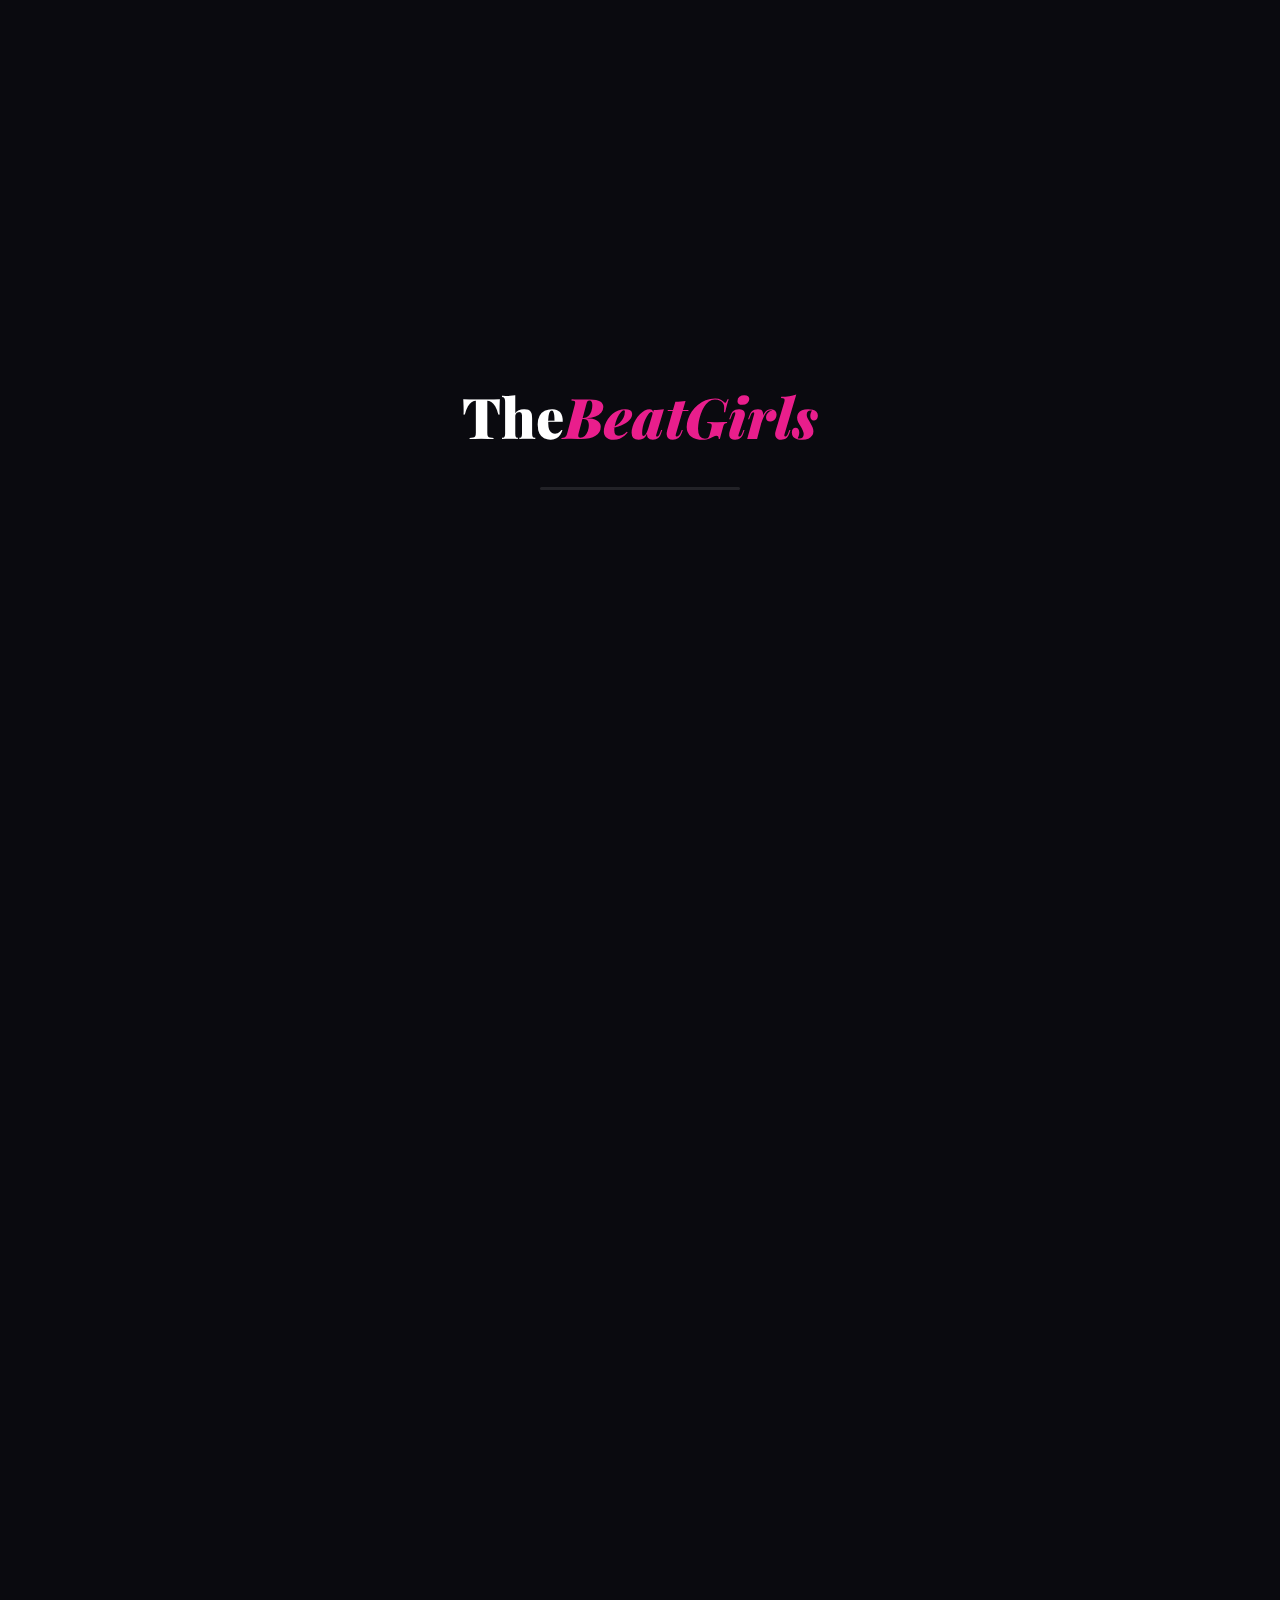
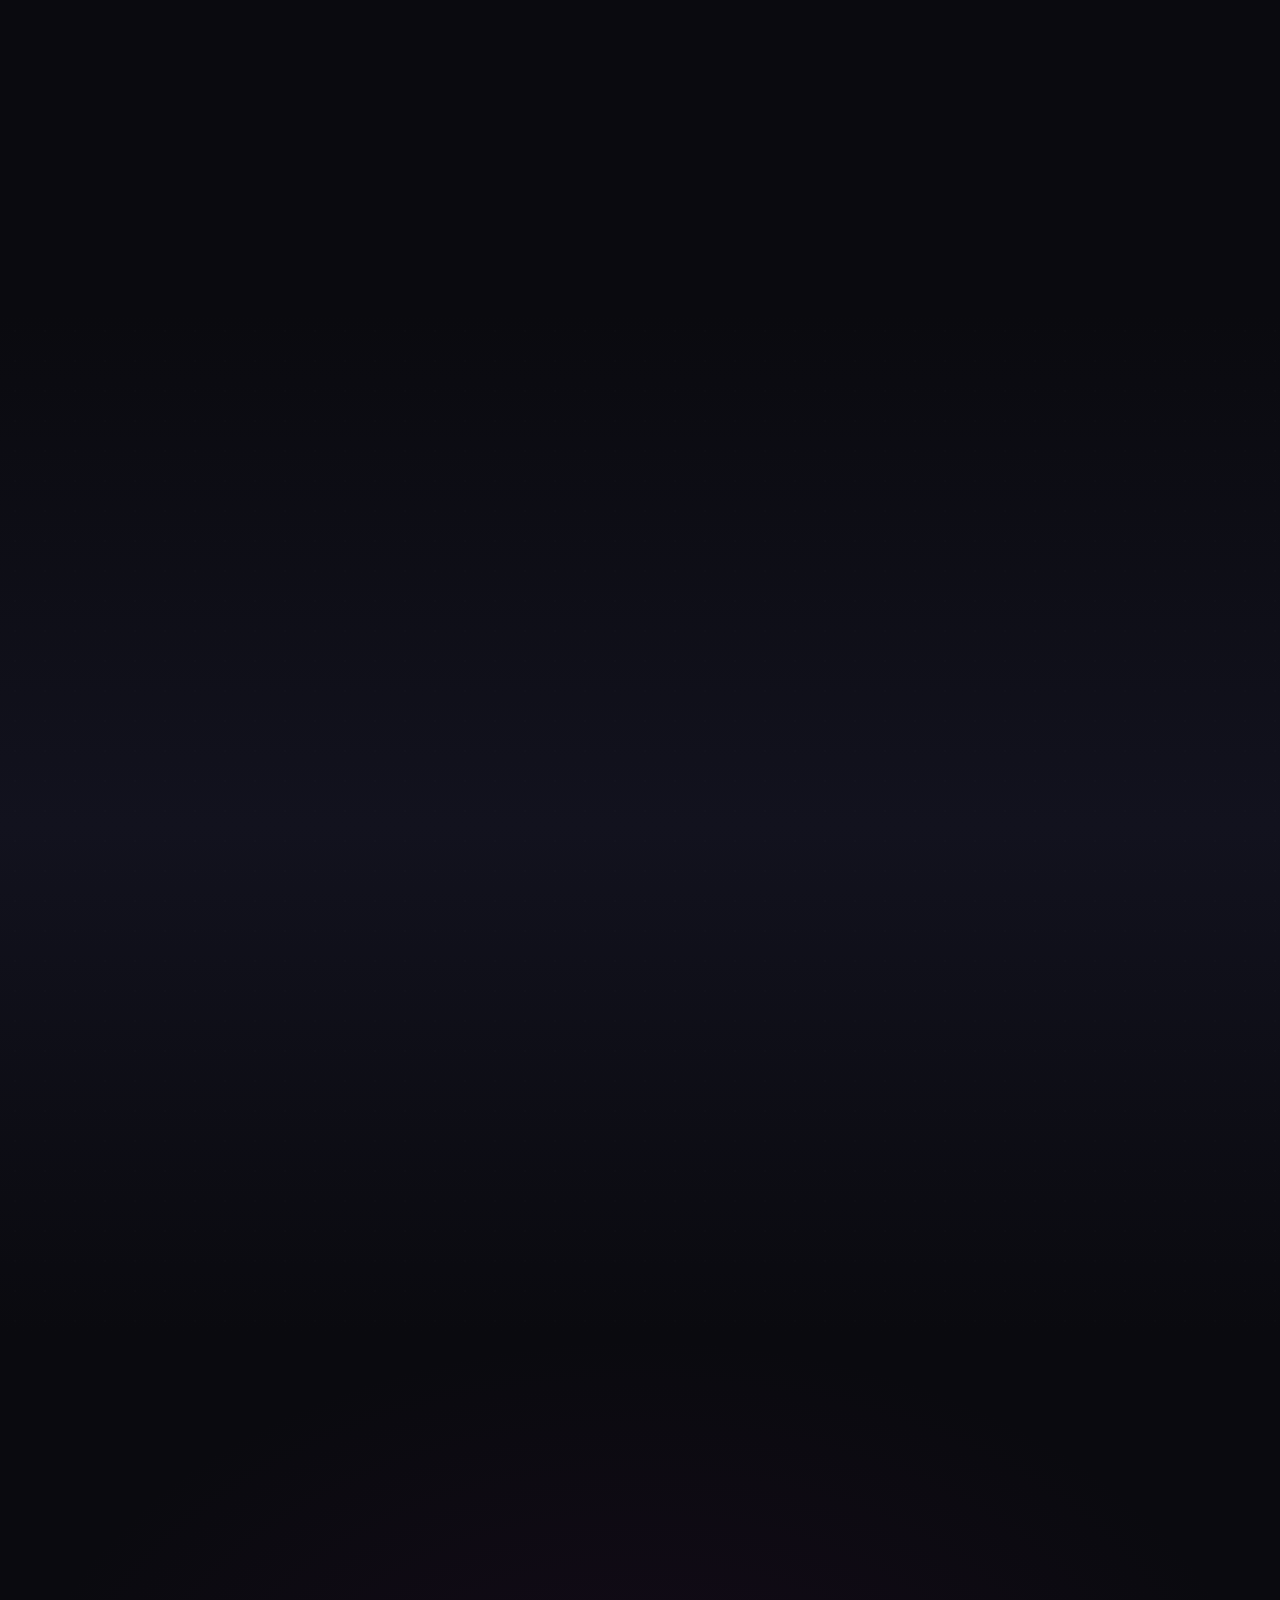
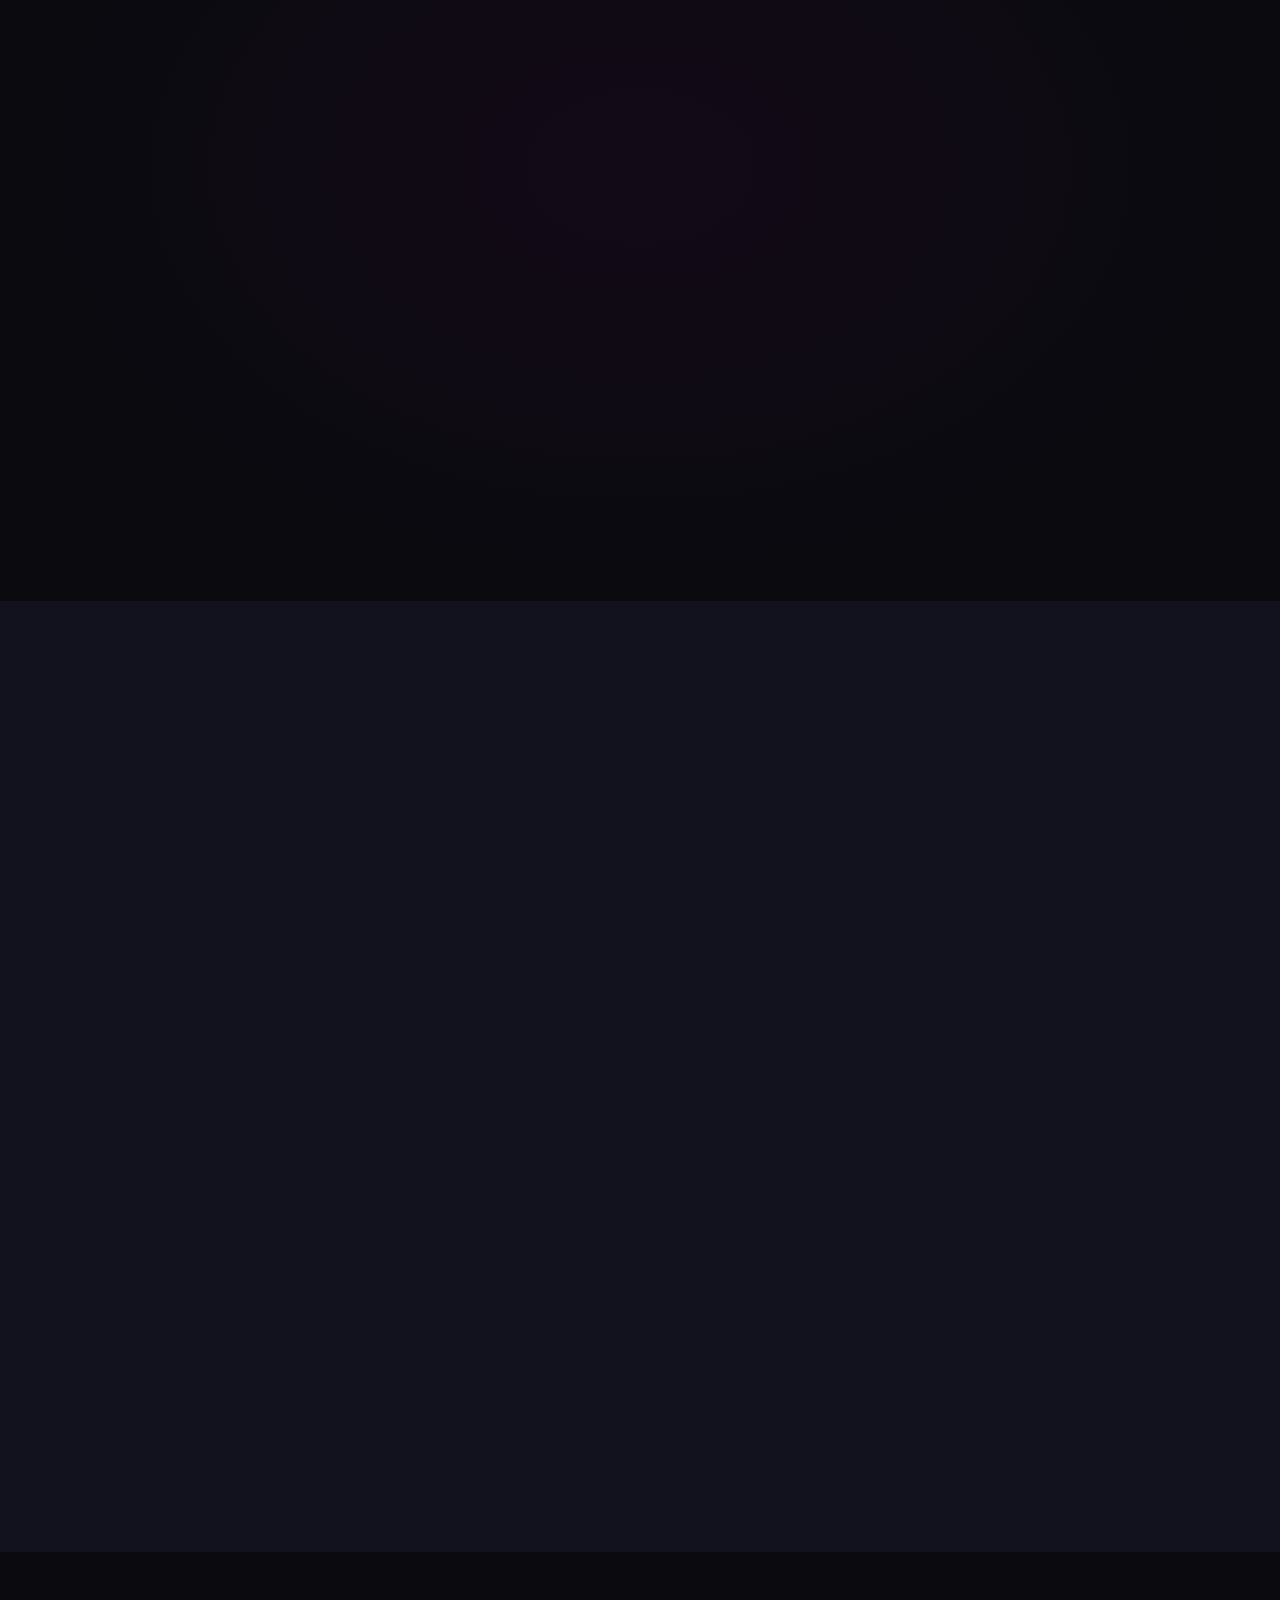
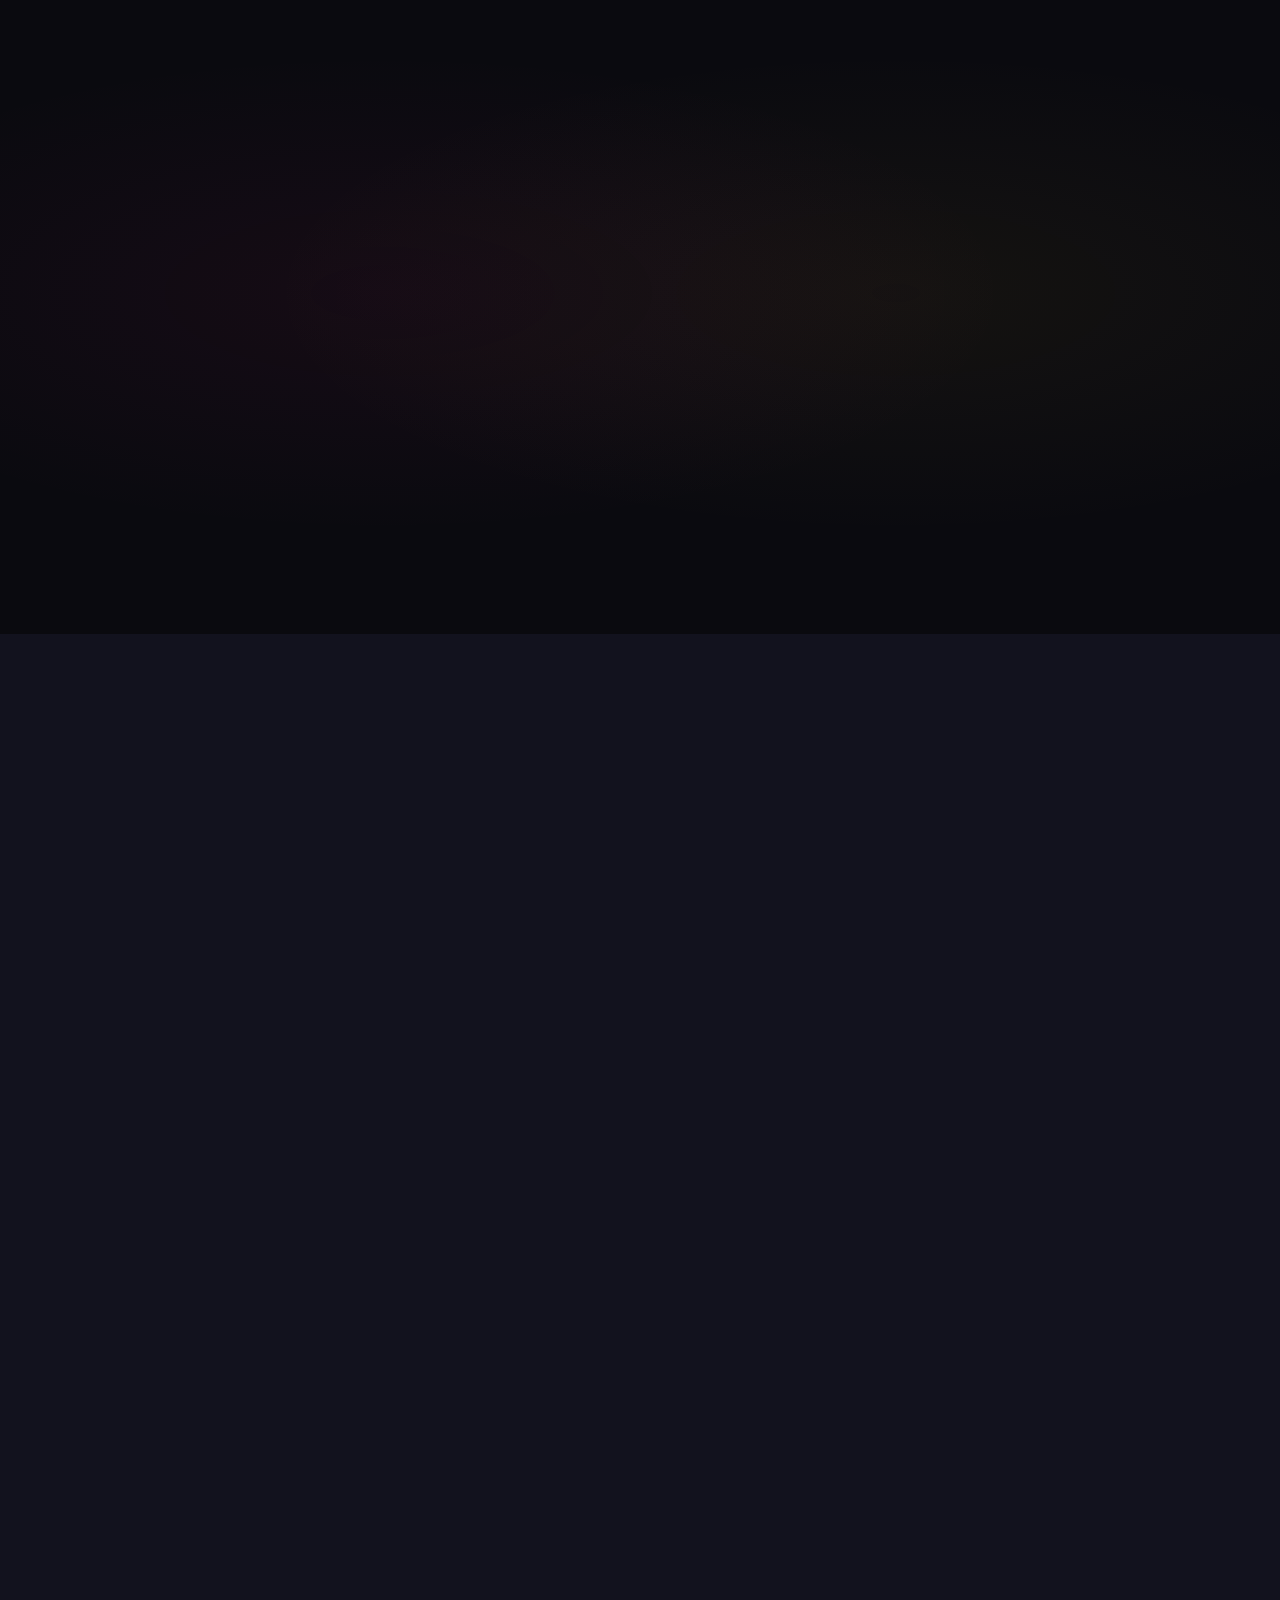
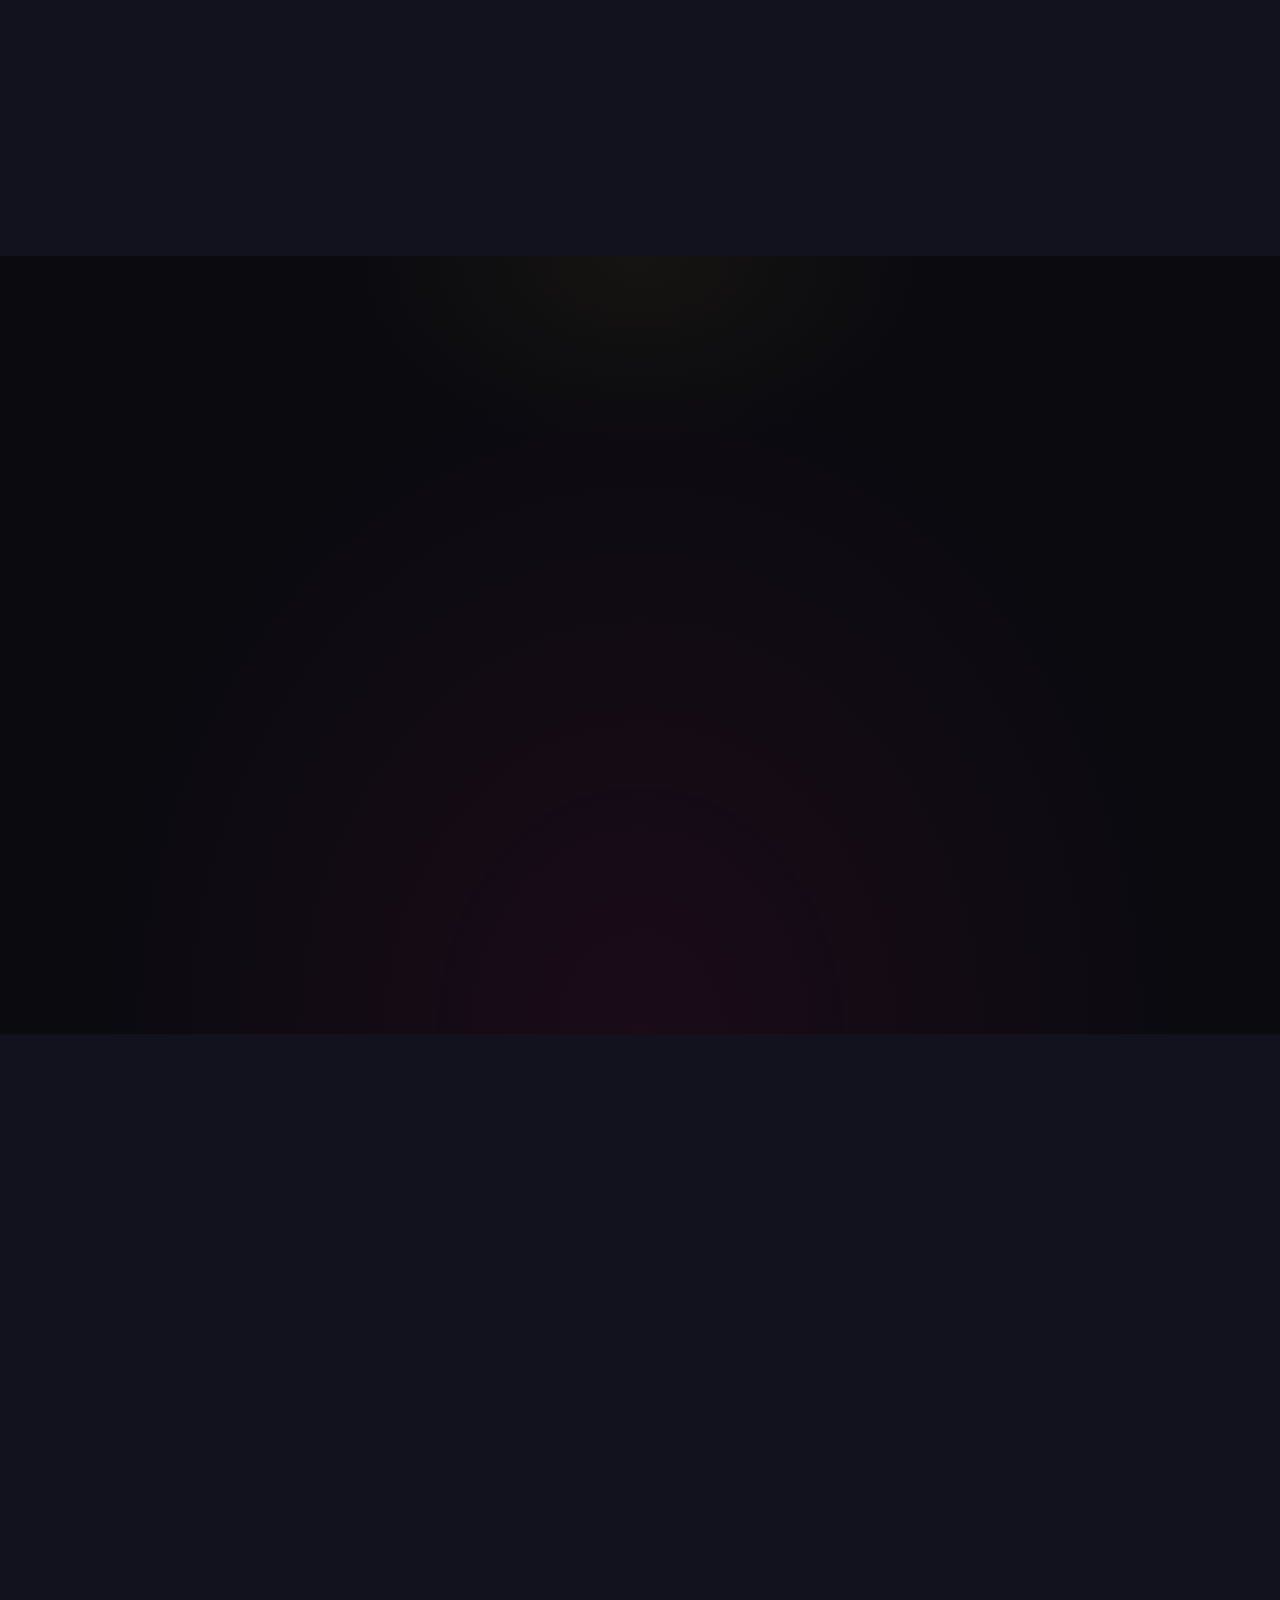
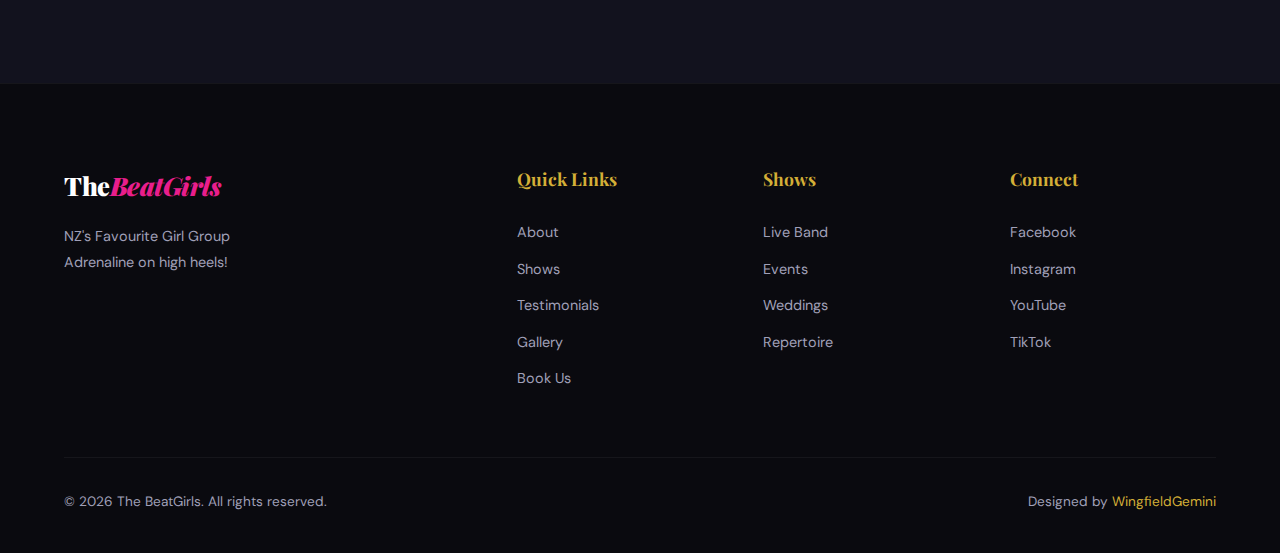
<file: index.html>
<!DOCTYPE html>
<html lang="en">
<head>
<meta charset="UTF-8">
<meta name="viewport" content="width=device-width, initial-scale=1.0">
<title>The BeatGirls — NZ's Favourite Girl Group</title>
<link rel="preconnect" href="https://fonts.googleapis.com">
<link rel="preconnect" href="https://fonts.gstatic.com" crossorigin>
<link href="https://fonts.googleapis.com/css2?family=Playfair+Display:ital,wght@0,400;0,700;0,900;1,400;1,700&family=DM+Sans:wght@400;500;700&display=swap" rel="stylesheet">
<link rel="stylesheet" href="styles.css">
</head>
<body>
<!-- Loading Screen -->
<div id="loader" class="loader">
  <div class="loader-inner">
    <div class="loader-logo">The<span>BeatGirls</span></div>
    <div class="loader-bar"><div class="loader-bar-fill"></div></div>
    <p class="loader-tagline">Adrenaline on high heels!</p>
  </div>
</div>

<!-- Custom Cursor -->
<div id="cursor" class="custom-cursor"></div>
<div id="cursor-trail"></div>

<!-- Floating Musical Notes -->
<div id="floating-notes" aria-hidden="true"></div>

<!-- Navigation -->
<nav id="navbar" class="navbar">
  <div class="nav-container">
    <a href="#hero" class="nav-logo">The<span>BeatGirls</span></a>
    <button class="nav-toggle" id="navToggle" aria-label="Toggle menu">
      <span></span><span></span><span></span>
    </button>
    <ul class="nav-links" id="navLinks">
      <li><a href="#about">About</a></li>
      <li><a href="#shows">Shows</a></li>
      <li><a href="#showreel">Showreel</a></li>
      <li><a href="#repertoire">Repertoire</a></li>
      <li><a href="#testimonials">Testimonials</a></li>
      <li><a href="#gallery">Gallery</a></li>
      <li><a href="#booking" class="nav-cta">Book Us</a></li>
    </ul>
  </div>
</nav>

<!-- Hero Section -->
<section id="hero" class="hero">
  <div class="hero-bg"></div>
  <canvas id="sparkleCanvas" class="sparkle-canvas"></canvas>
  <div class="spotlight spotlight-1"></div>
  <div class="spotlight spotlight-2"></div>
  <div class="spotlight spotlight-3"></div>
  <div class="hero-content">
    <p class="hero-pre reveal">★ Adrenaline on High Heels ★</p>
    <h1 class="hero-title reveal">
      <span class="hero-title-line">NZ's Favourite</span>
      <span class="hero-title-line accent">Girl Group</span>
    </h1>
    <p class="hero-sub reveal">Three powerhouse vocalists. Jaw-dropping choreography. Outrageous costumes. One unforgettable show.</p>
    <div class="hero-ctas reveal">
      <a href="#booking" class="btn btn-primary">Book Us</a>
      <a href="#showreel" class="btn btn-secondary">Watch Showreel</a>
    </div>
    <div class="hero-scroll-indicator">
      <span>Scroll</span>
      <div class="scroll-line"></div>
    </div>
  </div>
</section>

<!-- About Section -->
<section id="about" class="section about">
  <div class="container">
    <div class="about-grid">
      <div class="about-image reveal">
        <div class="image-placeholder about-placeholder">
          <div class="placeholder-icon">♪</div>
          <span>The BeatGirls</span>
        </div>
        <div class="about-image-accent"></div>
      </div>
      <div class="about-content">
        <span class="section-label reveal">Who We Are</span>
        <h2 class="section-title reveal">Three Voices.<br><span class="gradient-text">One Incredible Show.</span></h2>
        <p class="reveal">The BeatGirls are New Zealand's most in-demand girl group — a trio of extraordinary vocalists who bring the house down every single time. With powerhouse harmonies, electrifying choreography, and costumes that have to be seen to be believed, they deliver a show that's equal parts Vegas spectacle and soulful musical mastery.</p>
        <p class="reveal">From intimate weddings to massive corporate events and festivals, The BeatGirls customise every performance to fit your vision. Their energy is contagious, their talent is undeniable, and their wild wigs are absolutely legendary.</p>
        <div class="about-stats reveal">
          <div class="stat">
            <span class="stat-number" data-count="100">0</span><span class="stat-suffix">s+</span>
            <span class="stat-label">Weddings</span>
          </div>
          <div class="stat">
            <span class="stat-number">3</span>
            <span class="stat-label">Powerhouse Vocalists</span>
          </div>
          <div class="stat">
            <span class="stat-number">∞</span>
            <span class="stat-label">Energy</span>
          </div>
        </div>
      </div>
    </div>
  </div>
</section>

<!-- Shows Section -->
<section id="shows" class="section shows">
  <div class="container">
    <span class="section-label reveal center">What We Do</span>
    <h2 class="section-title reveal center">Shows That <span class="gradient-text">Stop The Room</span></h2>
    <p class="section-intro reveal center">Every performance is tailored, every moment is electric. Choose your experience.</p>
    <div class="shows-grid">
      <div class="show-card reveal">
        <div class="show-card-glow"></div>
        <div class="show-card-icon">🎤</div>
        <h3>BeatGirls with Live Band</h3>
        <p>The ultimate live music experience. The BeatGirls backed by a full live band, tearing through Motown classics, soul anthems, Amy Winehouse hits, and non-stop disco bangers. This is the show that fills dance floors and creates memories.</p>
        <ul class="show-tags">
          <li>Motown</li><li>Soul</li><li>Amy Winehouse</li><li>Disco</li>
        </ul>
      </div>
      <div class="show-card reveal">
        <div class="show-card-glow"></div>
        <div class="show-card-icon">🎉</div>
        <h3>Events</h3>
        <p>Corporate functions, private parties, festivals — The BeatGirls bring the wow factor to any occasion. Shows are fully customisable to match your theme, your brand, and your vision. From elegant cocktail sets to full-blown dance parties.</p>
        <ul class="show-tags">
          <li>Corporate</li><li>Private</li><li>Festivals</li><li>Custom Themes</li>
        </ul>
      </div>
      <div class="show-card reveal">
        <div class="show-card-glow"></div>
        <div class="show-card-icon">💍</div>
        <h3>Weddings</h3>
        <p>With hundreds of weddings performed, The BeatGirls know exactly how to make your big day unforgettable. From ceremony to reception, they've got every moment covered — and yes, one of the girls is a registered celebrant who can marry you in style!</p>
        <ul class="show-tags">
          <li>Ceremony</li><li>Reception</li><li>Celebrant</li><li>Hundreds Performed</li>
        </ul>
      </div>
    </div>
  </div>
</section>

<!-- Showreel Section -->
<section id="showreel" class="section showreel">
  <div class="container">
    <span class="section-label reveal center">See Us In Action</span>
    <h2 class="section-title reveal center">The <span class="gradient-text">Showreel</span></h2>
    <div class="showreel-wrapper reveal">
      <div class="showreel-frame">
        <div class="showreel-placeholder">
          <div class="play-button">
            <svg viewBox="0 0 80 80" width="80" height="80"><circle cx="40" cy="40" r="38" fill="none" stroke="var(--gold)" stroke-width="2"/><polygon points="32,24 60,40 32,56" fill="var(--gold)"/></svg>
          </div>
          <p>Showreel Video</p>
        </div>
      </div>
      <div class="showreel-glow"></div>
    </div>
  </div>
</section>

<!-- Repertoire Section -->
<section id="repertoire" class="section repertoire">
  <div class="container">
    <span class="section-label reveal center">The Music</span>
    <h2 class="section-title reveal center">Our <span class="gradient-text">Repertoire</span></h2>
    <p class="section-intro reveal center">From Motown legends to disco floor-fillers — we bring the hits that everyone loves.</p>
    <div class="repertoire-grid">
      <div class="repertoire-category reveal">
        <h3>🎵 Disco & Funk</h3>
        <ul>
          <li>You Should Be Dancing</li>
          <li>Le Freak</li>
          <li>Night Fever</li>
          <li>I Will Survive</li>
          <li>Funkytown</li>
          <li>Shake Your Booty</li>
          <li>Young Hearts Run Free</li>
        </ul>
      </div>
      <div class="repertoire-category reveal">
        <h3>🎤 Soul & Motown</h3>
        <ul>
          <li>Ain't No Mountain High Enough</li>
          <li>Respect</li>
          <li>Stop! In The Name Of Love</li>
          <li>Heatwave</li>
          <li>Chain of Fools</li>
          <li>Dancing In The Street</li>
          <li>My Girl</li>
        </ul>
      </div>
      <div class="repertoire-category reveal">
        <h3>💃 Modern Classics</h3>
        <ul>
          <li>Valerie — Amy Winehouse</li>
          <li>Rehab — Amy Winehouse</li>
          <li>Back to Black — Amy Winehouse</li>
          <li>Crazy In Love</li>
          <li>Rolling In The Deep</li>
          <li>Proud Mary</li>
          <li>& many more…</li>
        </ul>
      </div>
    </div>
  </div>
</section>

<!-- Testimonials Section -->
<section id="testimonials" class="section testimonials">
  <div class="container">
    <span class="section-label reveal center">What People Say</span>
    <h2 class="section-title reveal center">Rave <span class="gradient-text">Reviews</span></h2>
    <div class="testimonials-grid">
      <div class="testimonial-card reveal">
        <div class="testimonial-shimmer"></div>
        <div class="testimonial-quote">"</div>
        <p>I took the kids to the 'We'll Meet Again' Anzac concert at Wellington's Town Hall. It was a cracker and from what I could tell, the full house couldn't believe its luck.</p>
        <div class="testimonial-author">
          <div class="testimonial-author-line"></div>
          <span>The Dominion Post</span>
        </div>
      </div>
      <div class="testimonial-card reveal">
        <div class="testimonial-shimmer"></div>
        <div class="testimonial-quote">"</div>
        <p>The dance floor was full all night, people couldn't get enough! Expect to get some more bookings from last night, world class entertainment thank you!</p>
        <div class="testimonial-author">
          <div class="testimonial-author-line"></div>
          <span>Wedding, Waiheke Island</span>
        </div>
      </div>
      <div class="testimonial-card reveal">
        <div class="testimonial-shimmer"></div>
        <div class="testimonial-quote">"</div>
        <p>It was clear the girls enjoyed themselves as much as we did and this certainly contributed to the huge success of our weekend, with many of our members saying it was 'the best rally ever!'</p>
        <div class="testimonial-author">
          <div class="testimonial-author-line"></div>
          <span>BMW Owners Register of New Zealand</span>
        </div>
      </div>
    </div>
  </div>
</section>

<!-- Gallery Section -->
<section id="gallery" class="section gallery">
  <div class="container">
    <span class="section-label reveal center">The Glamour</span>
    <h2 class="section-title reveal center">Photo <span class="gradient-text">Gallery</span></h2>
    <div class="gallery-grid">
      <div class="gallery-item reveal" style="--i:1"><div class="gallery-placeholder" style="--g:linear-gradient(135deg,#E91E8C,#D4AF37)"><span>Performance Shot</span></div></div>
      <div class="gallery-item reveal" style="--i:2"><div class="gallery-placeholder" style="--g:linear-gradient(135deg,#4A0E4E,#E91E8C)"><span>Stage Glamour</span></div></div>
      <div class="gallery-item reveal" style="--i:3"><div class="gallery-placeholder" style="--g:linear-gradient(135deg,#D4AF37,#E91E8C)"><span>Live Band Show</span></div></div>
      <div class="gallery-item reveal" style="--i:4"><div class="gallery-placeholder" style="--g:linear-gradient(135deg,#E91E8C,#4A0E4E)"><span>Wedding Performance</span></div></div>
      <div class="gallery-item reveal" style="--i:5"><div class="gallery-placeholder" style="--g:linear-gradient(135deg,#1a1a2e,#D4AF37)"><span>Corporate Event</span></div></div>
      <div class="gallery-item reveal" style="--i:6"><div class="gallery-placeholder" style="--g:linear-gradient(135deg,#D4AF37,#4A0E4E)"><span>Festival Stage</span></div></div>
      <div class="gallery-item reveal" style="--i:7"><div class="gallery-placeholder" style="--g:linear-gradient(135deg,#4A0E4E,#D4AF37)"><span>Backstage Glam</span></div></div>
      <div class="gallery-item reveal" style="--i:8"><div class="gallery-placeholder" style="--g:linear-gradient(135deg,#E91E8C,#D4AF37,#4A0E4E)"><span>The Trio</span></div></div>
    </div>
  </div>
</section>

<!-- Booking CTA Section -->
<section id="booking" class="section booking">
  <div class="booking-spotlight"></div>
  <div class="container">
    <div class="booking-grid">
      <div class="booking-content">
        <span class="section-label reveal">Let's Do This</span>
        <h2 class="section-title reveal">Make Your Event<br><span class="gradient-text">Unforgettable</span></h2>
        <p class="reveal">Ready to bring the house down? Whether it's a wedding, corporate event, or private party, The BeatGirls will make it a night nobody forgets. Tell us about your event and let's create something spectacular together.</p>
        <div class="booking-features reveal">
          <div class="booking-feature">✓ Customised show themes</div>
          <div class="booking-feature">✓ Celebrant services available</div>
          <div class="booking-feature">✓ Full live band option</div>
          <div class="booking-feature">✓ NZ-wide availability</div>
        </div>
      </div>
      <div class="booking-form-wrapper reveal">
        <form class="booking-form" id="bookingForm">
          <div class="form-group">
            <input type="text" id="name" placeholder=" " required>
            <label for="name">Your Name</label>
          </div>
          <div class="form-group">
            <input type="email" id="email" placeholder=" " required>
            <label for="email">Email Address</label>
          </div>
          <div class="form-group">
            <input type="tel" id="phone" placeholder=" ">
            <label for="phone">Phone Number</label>
          </div>
          <div class="form-group">
            <select id="eventType" required>
              <option value="" disabled selected>Event Type</option>
              <option>Wedding</option>
              <option>Corporate Event</option>
              <option>Private Party</option>
              <option>Festival</option>
              <option>Other</option>
            </select>
          </div>
          <div class="form-group">
            <input type="date" id="eventDate">
            <label for="eventDate" class="date-label">Event Date</label>
          </div>
          <div class="form-group full">
            <textarea id="message" rows="4" placeholder=" "></textarea>
            <label for="message">Tell Us About Your Event</label>
          </div>
          <button type="submit" class="btn btn-primary btn-full">Send Enquiry ✨</button>
        </form>
      </div>
    </div>
  </div>
</section>

<!-- Contact Section -->
<section id="contact" class="section contact">
  <div class="container">
    <div class="contact-grid">
      <div class="contact-info reveal">
        <h3>Get In Touch</h3>
        <div class="contact-item">
          <span class="contact-icon">📧</span>
          <a href="mailto:hello@thebeatgirls.co.nz">hello@thebeatgirls.co.nz</a>
        </div>
        <div class="contact-item">
          <span class="contact-icon">📞</span>
          <a href="tel:+6421000000">+64 21 000 0000</a>
        </div>
        <div class="contact-item">
          <span class="contact-icon">📍</span>
          <span>New Zealand — Nationwide</span>
        </div>
        <div class="social-links">
          <a href="#" class="social-link" aria-label="Facebook">
            <svg viewBox="0 0 24 24" width="24" height="24"><path fill="currentColor" d="M18 2h-3a5 5 0 00-5 5v3H7v4h3v8h4v-8h3l1-4h-4V7a1 1 0 011-1h3z"/></svg>
          </a>
          <a href="#" class="social-link" aria-label="Instagram">
            <svg viewBox="0 0 24 24" width="24" height="24"><rect x="2" y="2" width="20" height="20" rx="5" fill="none" stroke="currentColor" stroke-width="2"/><circle cx="12" cy="12" r="5" fill="none" stroke="currentColor" stroke-width="2"/><circle cx="17.5" cy="6.5" r="1.5" fill="currentColor"/></svg>
          </a>
          <a href="#" class="social-link" aria-label="YouTube">
            <svg viewBox="0 0 24 24" width="24" height="24"><path fill="currentColor" d="M22.54 6.42a2.78 2.78 0 00-1.94-2C18.88 4 12 4 12 4s-6.88 0-8.6.46a2.78 2.78 0 00-1.94 2A29 29 0 001 11.75a29 29 0 00.46 5.33A2.78 2.78 0 003.4 19.1c1.72.46 8.6.46 8.6.46s6.88 0 8.6-.46a2.78 2.78 0 001.94-2 29 29 0 00.46-5.25 29 29 0 00-.46-5.33z"/><polygon points="9.75,15.02 15.5,11.75 9.75,8.48" fill="#000"/></svg>
          </a>
          <a href="#" class="social-link" aria-label="TikTok">
            <svg viewBox="0 0 24 24" width="24" height="24"><path fill="currentColor" d="M19.59 6.69a4.83 4.83 0 01-3.77-4.25V2h-3.45v13.67a2.89 2.89 0 01-2.88 2.5 2.89 2.89 0 01-2.89-2.89 2.89 2.89 0 012.89-2.89c.28 0 .54.04.79.1v-3.5a6.37 6.37 0 00-.79-.05A6.34 6.34 0 003.15 15.2a6.34 6.34 0 0010.86 4.46V12.8a8.22 8.22 0 005.58 2.17V11.5a4.84 4.84 0 01-3.77-1.83V6.69z"/></svg>
          </a>
        </div>
      </div>
      <div class="contact-map reveal">
        <div class="image-placeholder map-placeholder">
          <div class="placeholder-icon">🗺️</div>
          <span>Serving all of New Zealand</span>
        </div>
      </div>
    </div>
  </div>
</section>

<!-- Footer -->
<footer class="footer">
  <div class="container">
    <div class="footer-grid">
      <div class="footer-brand">
        <div class="nav-logo">The<span>BeatGirls</span></div>
        <p>NZ's Favourite Girl Group<br>Adrenaline on high heels!</p>
      </div>
      <div class="footer-links">
        <h4>Quick Links</h4>
        <a href="#about">About</a>
        <a href="#shows">Shows</a>
        <a href="#testimonials">Testimonials</a>
        <a href="#gallery">Gallery</a>
        <a href="#booking">Book Us</a>
      </div>
      <div class="footer-links">
        <h4>Shows</h4>
        <a href="#shows">Live Band</a>
        <a href="#shows">Events</a>
        <a href="#shows">Weddings</a>
        <a href="#repertoire">Repertoire</a>
      </div>
      <div class="footer-links">
        <h4>Connect</h4>
        <a href="#">Facebook</a>
        <a href="#">Instagram</a>
        <a href="#">YouTube</a>
        <a href="#">TikTok</a>
      </div>
    </div>
    <div class="footer-bottom">
      <p>&copy; 2026 The BeatGirls. All rights reserved.</p>
      <p>Designed by <a href="https://wingfieldgemini.github.io" target="_blank" rel="noopener">WingfieldGemini</a></p>
    </div>
  </div>
</footer>

<script src="script.js"></script>
</body>
</html>
</file>
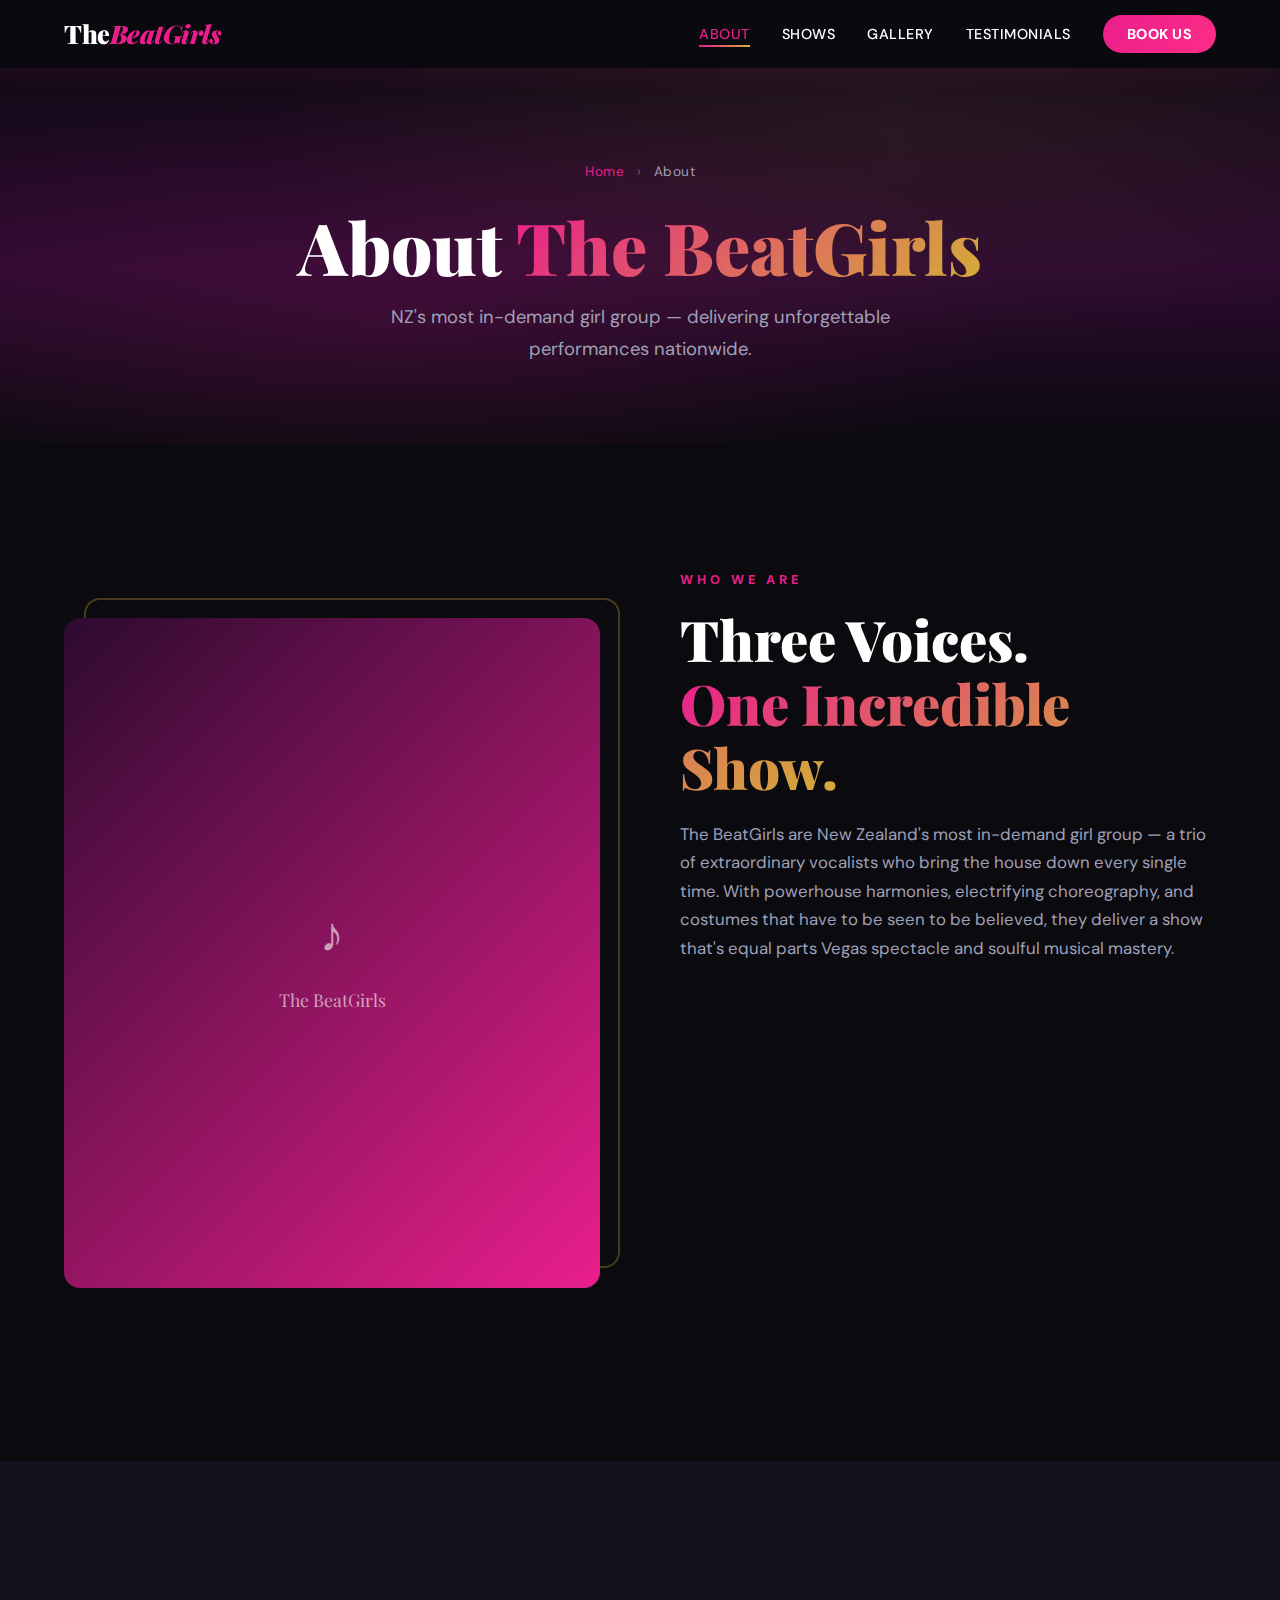
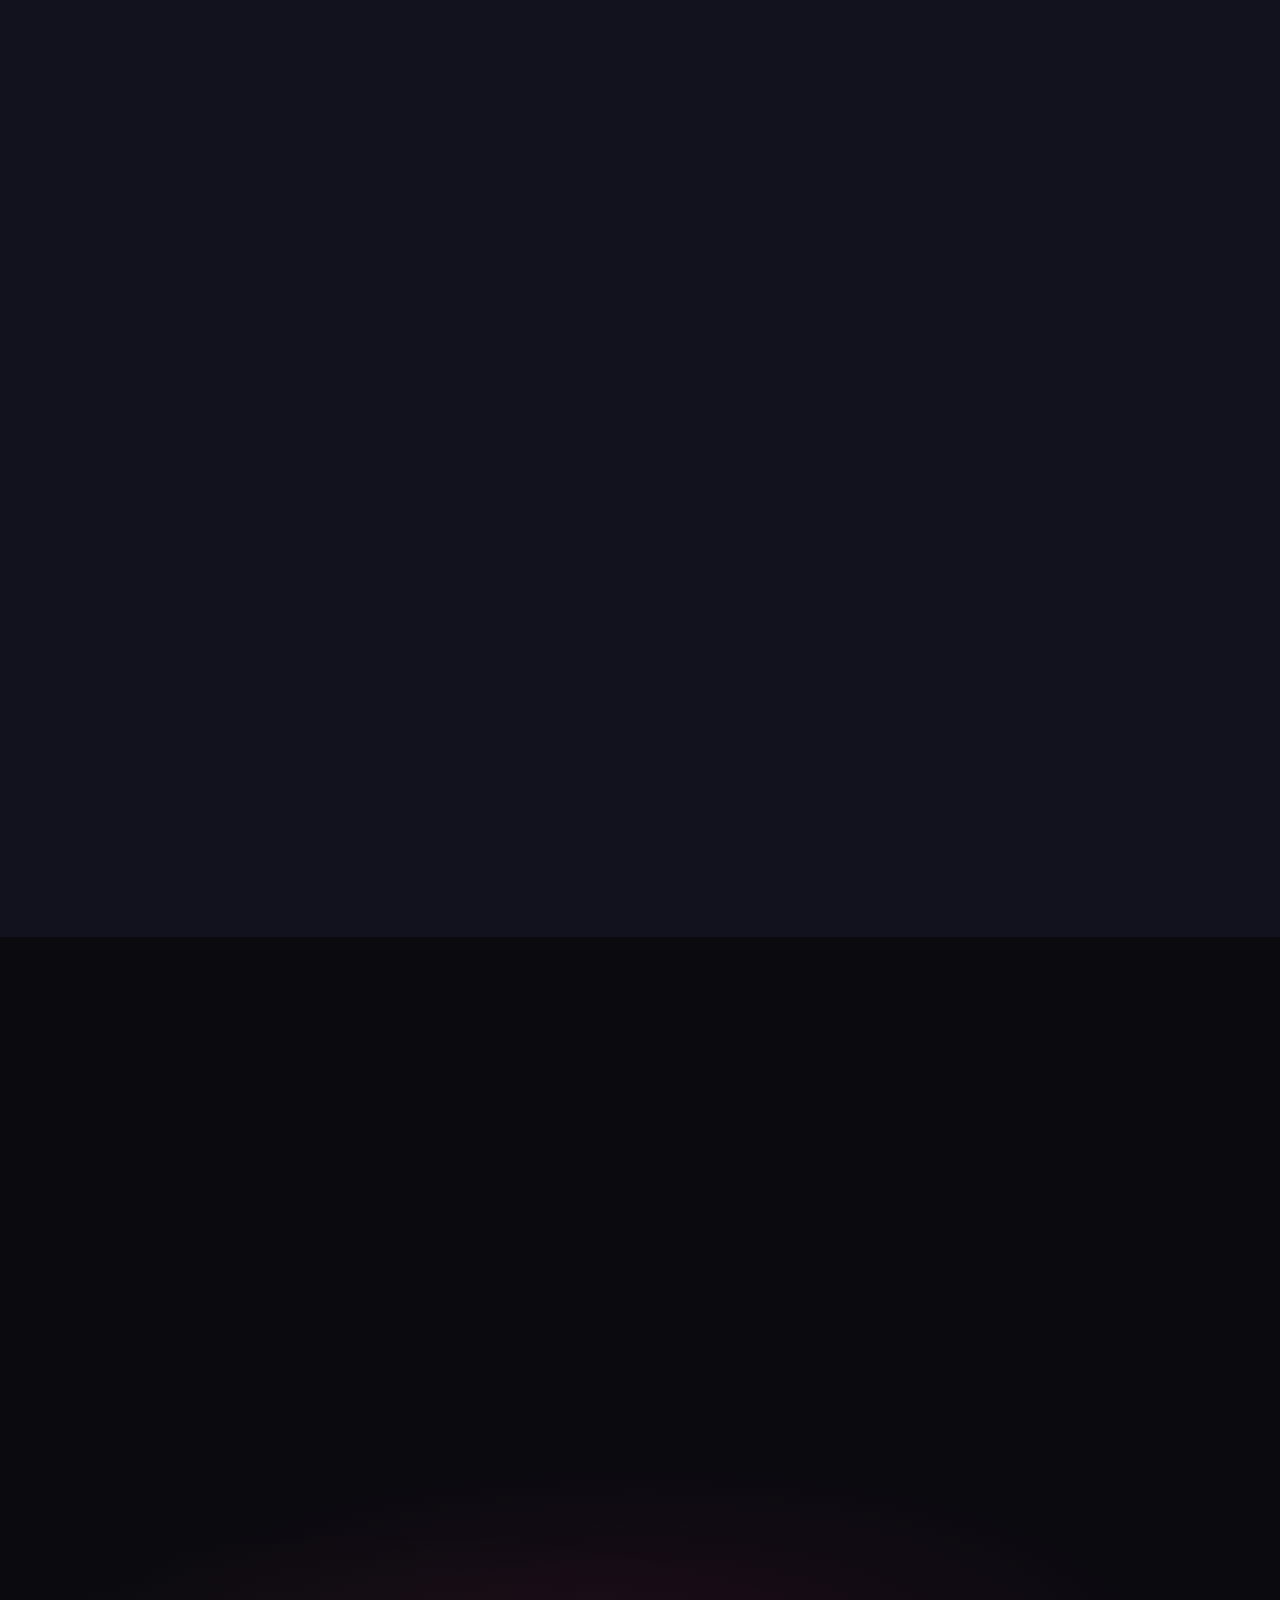
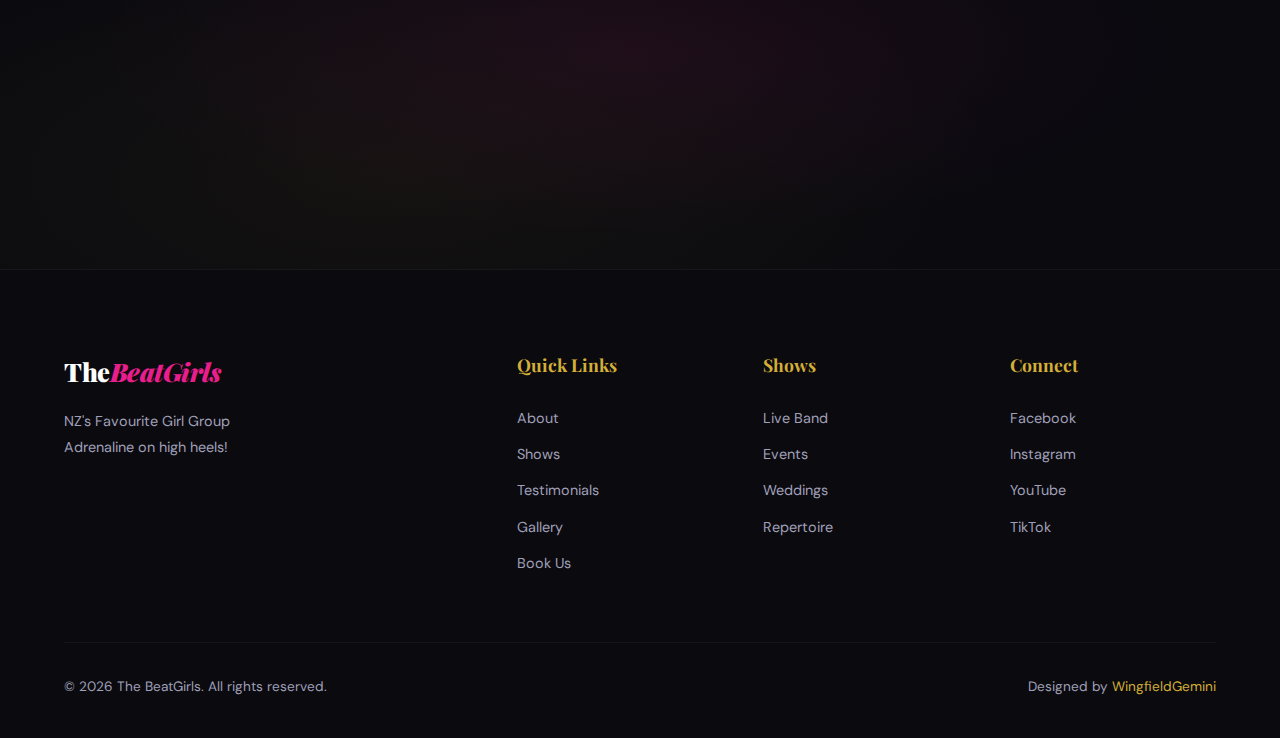
<file: about.html>
<!DOCTYPE html>
<html lang="en">
<head>
<meta charset="UTF-8">
<meta name="viewport" content="width=device-width, initial-scale=1.0">
<title>About — The BeatGirls</title>
<link rel="preconnect" href="https://fonts.googleapis.com">
<link rel="preconnect" href="https://fonts.gstatic.com" crossorigin>
<link href="https://fonts.googleapis.com/css2?family=Playfair+Display:ital,wght@0,400;0,700;0,900;1,400;1,700&family=DM+Sans:wght@400;500;700&display=swap" rel="stylesheet">
<link rel="stylesheet" href="styles.css">
</head>
<body data-page="about">
<!-- Custom Cursor -->
<div id="cursor" class="custom-cursor"></div>
<div id="cursor-trail"></div>
<div id="floating-notes" aria-hidden="true"></div>

<!-- Navigation -->
<nav id="navbar" class="navbar scrolled">
  <div class="nav-container">
    <a href="index.html" class="nav-logo">The<span>BeatGirls</span></a>
    <button class="nav-toggle" id="navToggle" aria-label="Toggle menu">
      <span></span><span></span><span></span>
    </button>
    <ul class="nav-links" id="navLinks">
      <li><a href="about.html" class="active">About</a></li>
      <li><a href="shows.html">Shows</a></li>
      <li><a href="gallery.html">Gallery</a></li>
      <li><a href="testimonials.html">Testimonials</a></li>
      <li><a href="contact.html" class="nav-cta">Book Us</a></li>
    </ul>
  </div>
</nav>

<!-- Page Header -->
<section class="page-header">
  <div class="page-header-bg"></div>
  <div class="container">
    <div class="breadcrumbs reveal">
      <a href="index.html">Home</a> <span class="breadcrumb-sep">›</span> <span>About</span>
    </div>
    <h1 class="page-header-title reveal">About <span class="gradient-text">The BeatGirls</span></h1>
    <p class="page-header-sub reveal">NZ's most in-demand girl group — delivering unforgettable performances nationwide.</p>
  </div>
</section>

<!-- Full About -->
<section class="section about">
  <div class="container">
    <div class="about-grid">
      <div class="about-image reveal">
        <div class="image-placeholder about-placeholder">
          <div class="placeholder-icon">♪</div>
          <span>The BeatGirls</span>
        </div>
        <div class="about-image-accent"></div>
      </div>
      <div class="about-content">
        <span class="section-label reveal">Who We Are</span>
        <h2 class="section-title reveal">Three Voices.<br><span class="gradient-text">One Incredible Show.</span></h2>
        <p class="reveal">The BeatGirls are New Zealand's most in-demand girl group — a trio of extraordinary vocalists who bring the house down every single time. With powerhouse harmonies, electrifying choreography, and costumes that have to be seen to be believed, they deliver a show that's equal parts Vegas spectacle and soulful musical mastery.</p>
        <p class="reveal">From intimate weddings to massive corporate events and festivals, The BeatGirls customise every performance to fit your vision. Their energy is contagious, their talent is undeniable, and their wild wigs are absolutely legendary.</p>
        <div class="about-stats reveal">
          <div class="stat">
            <span class="stat-number" data-count="100">0</span><span class="stat-suffix">s+</span>
            <span class="stat-label">Weddings</span>
          </div>
          <div class="stat">
            <span class="stat-number">3</span>
            <span class="stat-label">Powerhouse Vocalists</span>
          </div>
          <div class="stat">
            <span class="stat-number">∞</span>
            <span class="stat-label">Energy</span>
          </div>
        </div>
      </div>
    </div>
  </div>
</section>

<!-- What Makes Us Unique -->
<section class="section unique" style="background:var(--black-light);">
  <div class="container">
    <span class="section-label reveal center">What Sets Us Apart</span>
    <h2 class="section-title reveal center">Why Choose <span class="gradient-text">The BeatGirls?</span></h2>
    <div class="unique-grid">
      <div class="unique-card reveal">
        <div class="show-card-glow"></div>
        <div class="show-card-icon">🎤</div>
        <h3>Powerhouse Vocals</h3>
        <p>Three extraordinary voices that blend jaw-dropping harmonies with raw soulful power. Every note is delivered with passion and precision.</p>
      </div>
      <div class="unique-card reveal">
        <div class="show-card-glow"></div>
        <div class="show-card-icon">💃</div>
        <h3>Electrifying Choreography</h3>
        <p>High-energy, professionally choreographed routines that bring the show to life and get every guest out of their seat and onto the dance floor.</p>
      </div>
      <div class="unique-card reveal">
        <div class="show-card-glow"></div>
        <div class="show-card-icon">👗</div>
        <h3>Show-Stopping Costumes</h3>
        <p>From glamorous gowns to outrageous wigs — the visual spectacle is as unforgettable as the music. Every outfit is chosen to dazzle.</p>
      </div>
      <div class="unique-card reveal">
        <div class="show-card-glow"></div>
        <div class="show-card-icon">🎯</div>
        <h3>Fully Customisable</h3>
        <p>Every show is tailored to your event. Theme, setlist, costumes, energy level — we work with you to create the perfect experience.</p>
      </div>
      <div class="unique-card reveal">
        <div class="show-card-glow"></div>
        <div class="show-card-icon">💍</div>
        <h3>Celebrant Services</h3>
        <p>One of the girls is a registered celebrant who can marry you in style! Ceremony, entertainment, and reception — all covered by one incredible team.</p>
      </div>
      <div class="unique-card reveal">
        <div class="show-card-glow"></div>
        <div class="show-card-icon">🇳🇿</div>
        <h3>NZ-Wide Availability</h3>
        <p>From Auckland to Queenstown, The BeatGirls perform nationwide. No venue too big, no location too far — we bring the party to you.</p>
      </div>
    </div>
  </div>
</section>

<!-- Image Placeholder Area -->
<section class="section">
  <div class="container">
    <div class="about-images-row">
      <div class="about-img-card reveal">
        <div class="gallery-placeholder" style="--g:linear-gradient(135deg,#E91E8C,#D4AF37);aspect-ratio:3/2;border-radius:16px;"><span>On Stage</span></div>
      </div>
      <div class="about-img-card reveal">
        <div class="gallery-placeholder" style="--g:linear-gradient(135deg,#4A0E4E,#E91E8C);aspect-ratio:3/2;border-radius:16px;"><span>Backstage</span></div>
      </div>
      <div class="about-img-card reveal">
        <div class="gallery-placeholder" style="--g:linear-gradient(135deg,#D4AF37,#4A0E4E);aspect-ratio:3/2;border-radius:16px;"><span>The Trio</span></div>
      </div>
    </div>
  </div>
</section>

<!-- CTA -->
<section class="section cta-banner">
  <div class="cta-banner-bg"></div>
  <div class="container">
    <div class="cta-banner-content reveal">
      <h2 class="section-title center">Want Us At <span class="gradient-text">Your Event?</span></h2>
      <p class="center" style="color:var(--gray);max-width:600px;margin:0 auto 32px;">Get in touch and let's create something spectacular together.</p>
      <div class="hero-ctas">
        <a href="contact.html" class="btn btn-primary">Book Us Now ✨</a>
        <a href="shows.html" class="btn btn-secondary">Explore Shows</a>
      </div>
    </div>
  </div>
</section>

<!-- Footer -->
<footer class="footer">
  <div class="container">
    <div class="footer-grid">
      <div class="footer-brand">
        <div class="nav-logo">The<span>BeatGirls</span></div>
        <p>NZ's Favourite Girl Group<br>Adrenaline on high heels!</p>
      </div>
      <div class="footer-links">
        <h4>Quick Links</h4>
        <a href="about.html">About</a>
        <a href="shows.html">Shows</a>
        <a href="testimonials.html">Testimonials</a>
        <a href="gallery.html">Gallery</a>
        <a href="contact.html">Book Us</a>
      </div>
      <div class="footer-links">
        <h4>Shows</h4>
        <a href="shows.html">Live Band</a>
        <a href="shows.html">Events</a>
        <a href="shows.html">Weddings</a>
        <a href="shows.html#repertoire">Repertoire</a>
      </div>
      <div class="footer-links">
        <h4>Connect</h4>
        <a href="#">Facebook</a>
        <a href="#">Instagram</a>
        <a href="#">YouTube</a>
        <a href="#">TikTok</a>
      </div>
    </div>
    <div class="footer-bottom">
      <p>&copy; 2026 The BeatGirls. All rights reserved.</p>
      <p>Designed by <a href="https://wingfieldgemini.github.io" target="_blank" rel="noopener">WingfieldGemini</a></p>
    </div>
  </div>
</footer>

<script src="script.js"></script>
</body>
</html>
</file>
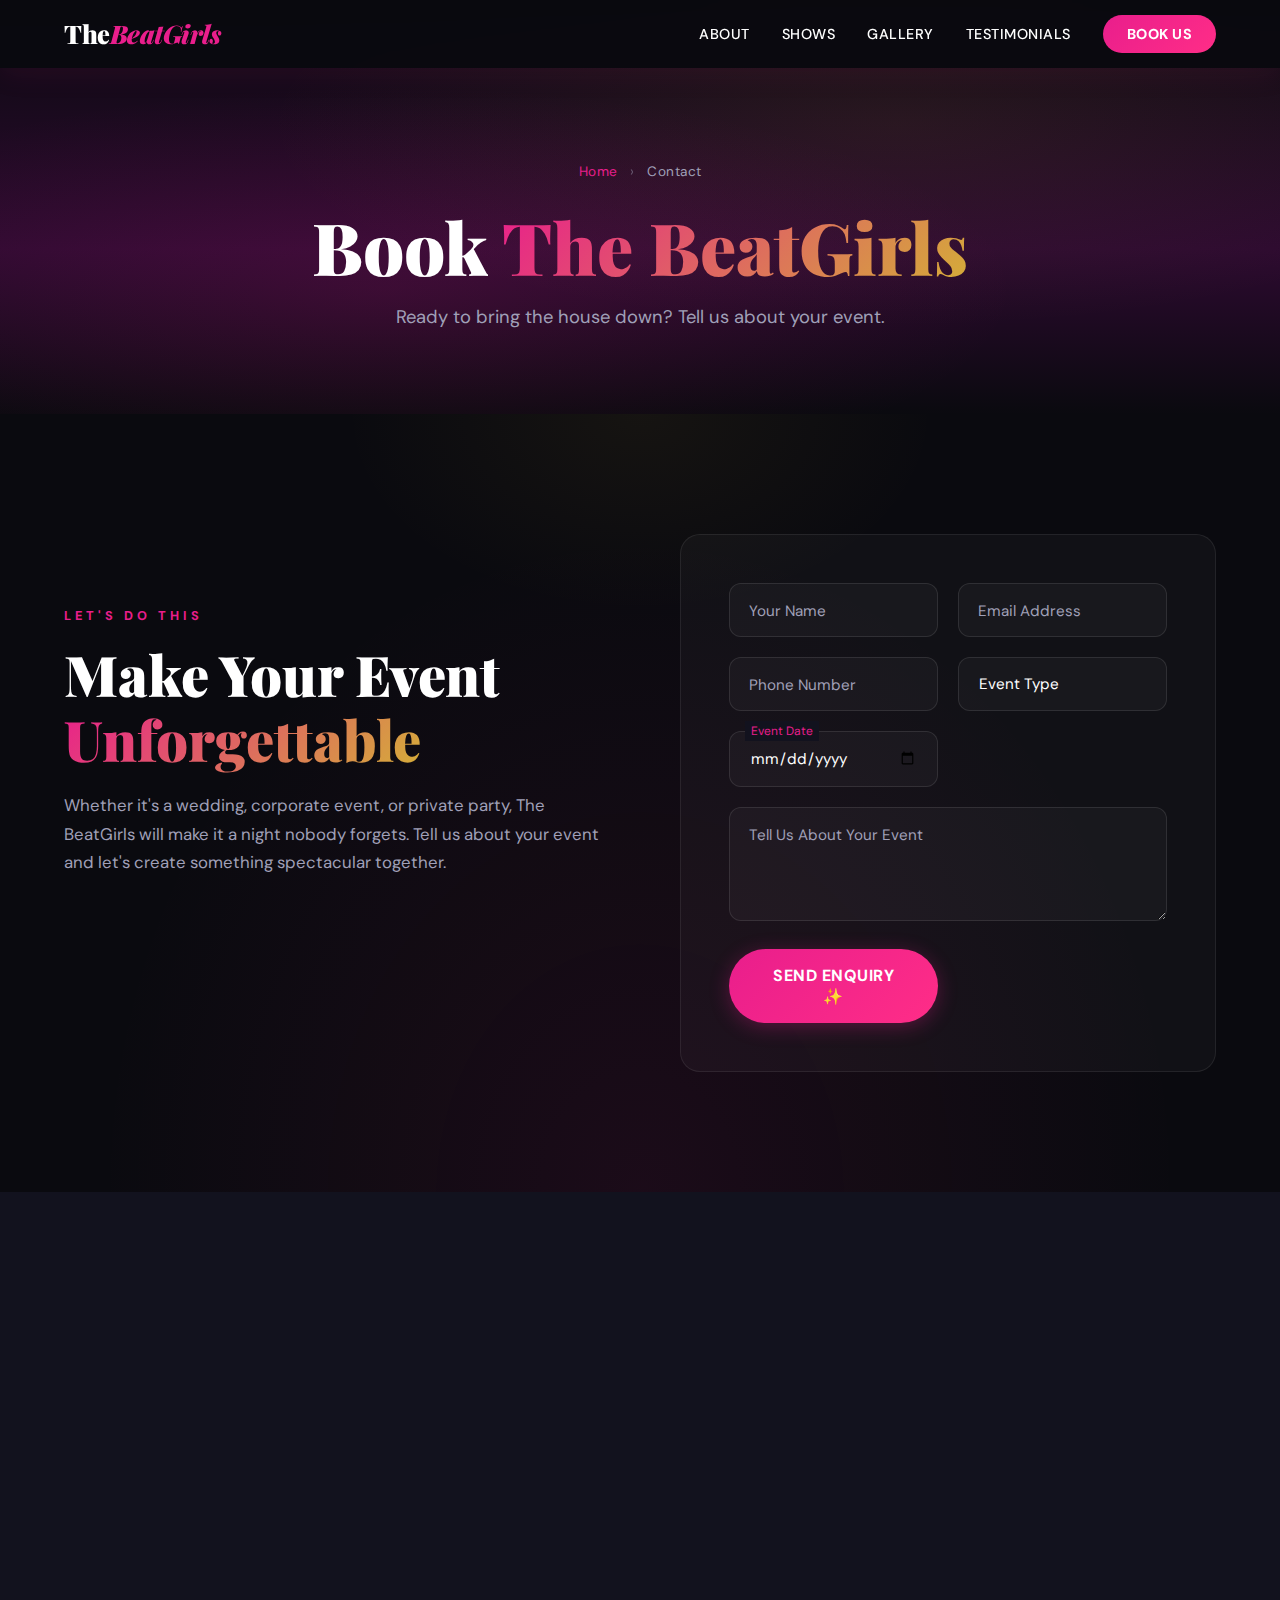
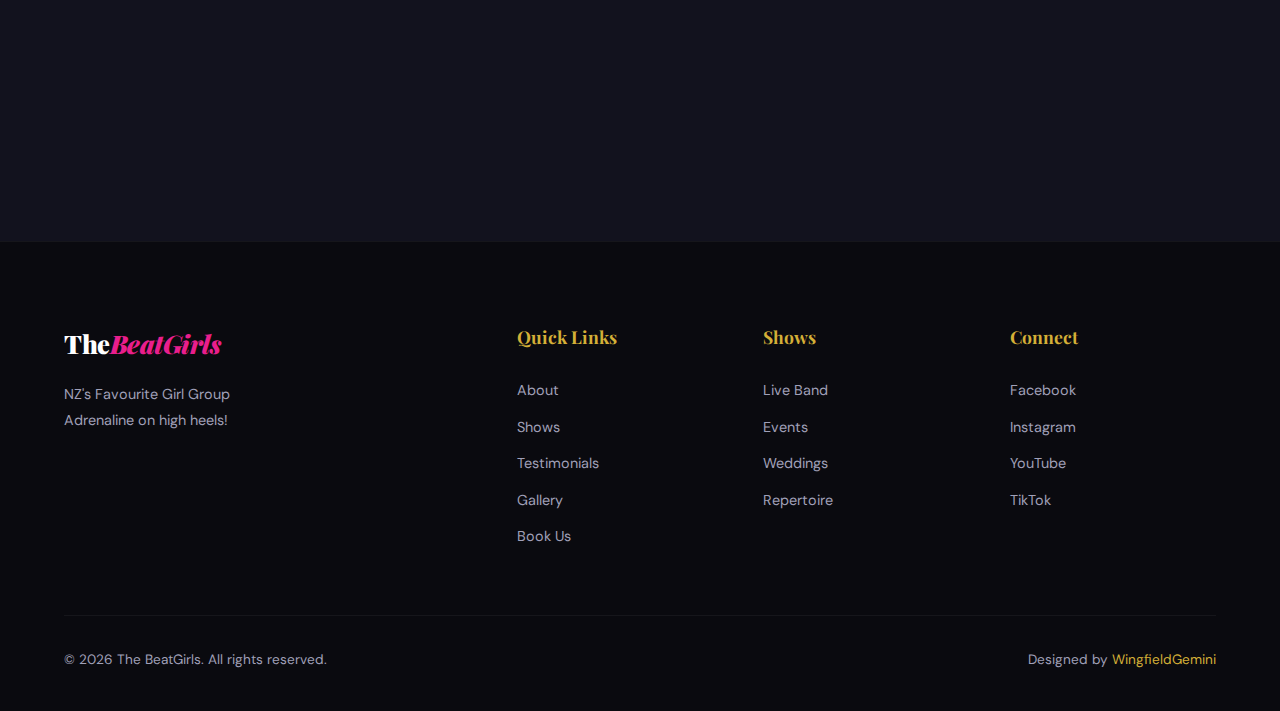
<file: contact.html>
<!DOCTYPE html>
<html lang="en">
<head>
<meta charset="UTF-8">
<meta name="viewport" content="width=device-width, initial-scale=1.0">
<title>Contact & Book — The BeatGirls</title>
<link rel="preconnect" href="https://fonts.googleapis.com">
<link rel="preconnect" href="https://fonts.gstatic.com" crossorigin>
<link href="https://fonts.googleapis.com/css2?family=Playfair+Display:ital,wght@0,400;0,700;0,900;1,400;1,700&family=DM+Sans:wght@400;500;700&display=swap" rel="stylesheet">
<link rel="stylesheet" href="styles.css">
</head>
<body data-page="contact">
<div id="cursor" class="custom-cursor"></div>
<div id="cursor-trail"></div>
<div id="floating-notes" aria-hidden="true"></div>

<nav id="navbar" class="navbar scrolled">
  <div class="nav-container">
    <a href="index.html" class="nav-logo">The<span>BeatGirls</span></a>
    <button class="nav-toggle" id="navToggle" aria-label="Toggle menu">
      <span></span><span></span><span></span>
    </button>
    <ul class="nav-links" id="navLinks">
      <li><a href="about.html">About</a></li>
      <li><a href="shows.html">Shows</a></li>
      <li><a href="gallery.html">Gallery</a></li>
      <li><a href="testimonials.html">Testimonials</a></li>
      <li><a href="contact.html" class="nav-cta active">Book Us</a></li>
    </ul>
  </div>
</nav>

<section class="page-header">
  <div class="page-header-bg"></div>
  <div class="container">
    <div class="breadcrumbs reveal"><a href="index.html">Home</a> <span class="breadcrumb-sep">›</span> <span>Contact</span></div>
    <h1 class="page-header-title reveal">Book <span class="gradient-text">The BeatGirls</span></h1>
    <p class="page-header-sub reveal">Ready to bring the house down? Tell us about your event.</p>
  </div>
</section>

<!-- Booking Section -->
<section class="section booking">
  <div class="booking-spotlight"></div>
  <div class="container">
    <div class="booking-grid">
      <div class="booking-content">
        <span class="section-label reveal">Let's Do This</span>
        <h2 class="section-title reveal">Make Your Event<br><span class="gradient-text">Unforgettable</span></h2>
        <p class="reveal">Whether it's a wedding, corporate event, or private party, The BeatGirls will make it a night nobody forgets. Tell us about your event and let's create something spectacular together.</p>
        <div class="booking-features reveal">
          <div class="booking-feature">✓ Customised show themes</div>
          <div class="booking-feature">✓ Celebrant services available</div>
          <div class="booking-feature">✓ Full live band option</div>
          <div class="booking-feature">✓ NZ-wide availability</div>
        </div>
      </div>
      <div class="booking-form-wrapper reveal">
        <form class="booking-form" id="bookingForm">
          <div class="form-group">
            <input type="text" id="name" placeholder=" " required>
            <label for="name">Your Name</label>
          </div>
          <div class="form-group">
            <input type="email" id="email" placeholder=" " required>
            <label for="email">Email Address</label>
          </div>
          <div class="form-group">
            <input type="tel" id="phone" placeholder=" ">
            <label for="phone">Phone Number</label>
          </div>
          <div class="form-group">
            <select id="eventType" required>
              <option value="" disabled selected>Event Type</option>
              <option>Wedding</option>
              <option>Corporate Event</option>
              <option>Private Party</option>
              <option>Festival</option>
              <option>Other</option>
            </select>
          </div>
          <div class="form-group">
            <input type="date" id="eventDate">
            <label for="eventDate" class="date-label">Event Date</label>
          </div>
          <div class="form-group full">
            <textarea id="message" rows="4" placeholder=" "></textarea>
            <label for="message">Tell Us About Your Event</label>
          </div>
          <button type="submit" class="btn btn-primary btn-full">Send Enquiry ✨</button>
        </form>
      </div>
    </div>
  </div>
</section>

<!-- Contact Details -->
<section class="section contact" style="background:var(--black-light);">
  <div class="container">
    <div class="contact-grid">
      <div class="contact-info reveal">
        <h3>Get In Touch</h3>
        <div class="contact-item">
          <span class="contact-icon">📧</span>
          <a href="mailto:hello@thebeatgirls.co.nz">hello@thebeatgirls.co.nz</a>
        </div>
        <div class="contact-item">
          <span class="contact-icon">📞</span>
          <a href="tel:+6421000000">+64 21 000 0000</a>
        </div>
        <div class="contact-item">
          <span class="contact-icon">📍</span>
          <span>New Zealand — Nationwide</span>
        </div>
        <div class="social-links">
          <a href="#" class="social-link" aria-label="Facebook">
            <svg viewBox="0 0 24 24" width="24" height="24"><path fill="currentColor" d="M18 2h-3a5 5 0 00-5 5v3H7v4h3v8h4v-8h3l1-4h-4V7a1 1 0 011-1h3z"/></svg>
          </a>
          <a href="#" class="social-link" aria-label="Instagram">
            <svg viewBox="0 0 24 24" width="24" height="24"><rect x="2" y="2" width="20" height="20" rx="5" fill="none" stroke="currentColor" stroke-width="2"/><circle cx="12" cy="12" r="5" fill="none" stroke="currentColor" stroke-width="2"/><circle cx="17.5" cy="6.5" r="1.5" fill="currentColor"/></svg>
          </a>
          <a href="#" class="social-link" aria-label="YouTube">
            <svg viewBox="0 0 24 24" width="24" height="24"><path fill="currentColor" d="M22.54 6.42a2.78 2.78 0 00-1.94-2C18.88 4 12 4 12 4s-6.88 0-8.6.46a2.78 2.78 0 00-1.94 2A29 29 0 001 11.75a29 29 0 00.46 5.33A2.78 2.78 0 003.4 19.1c1.72.46 8.6.46 8.6.46s6.88 0 8.6-.46a2.78 2.78 0 001.94-2 29 29 0 00.46-5.25 29 29 0 00-.46-5.33z"/><polygon points="9.75,15.02 15.5,11.75 9.75,8.48" fill="#000"/></svg>
          </a>
          <a href="#" class="social-link" aria-label="TikTok">
            <svg viewBox="0 0 24 24" width="24" height="24"><path fill="currentColor" d="M19.59 6.69a4.83 4.83 0 01-3.77-4.25V2h-3.45v13.67a2.89 2.89 0 01-2.88 2.5 2.89 2.89 0 01-2.89-2.89 2.89 2.89 0 012.89-2.89c.28 0 .54.04.79.1v-3.5a6.37 6.37 0 00-.79-.05A6.34 6.34 0 003.15 15.2a6.34 6.34 0 0010.86 4.46V12.8a8.22 8.22 0 005.58 2.17V11.5a4.84 4.84 0 01-3.77-1.83V6.69z"/></svg>
          </a>
        </div>
      </div>
      <div class="contact-map reveal">
        <div class="image-placeholder map-placeholder">
          <div class="placeholder-icon">🗺️</div>
          <span>Serving all of New Zealand</span>
        </div>
      </div>
    </div>
  </div>
</section>

<footer class="footer">
  <div class="container">
    <div class="footer-grid">
      <div class="footer-brand">
        <div class="nav-logo">The<span>BeatGirls</span></div>
        <p>NZ's Favourite Girl Group<br>Adrenaline on high heels!</p>
      </div>
      <div class="footer-links">
        <h4>Quick Links</h4>
        <a href="about.html">About</a>
        <a href="shows.html">Shows</a>
        <a href="testimonials.html">Testimonials</a>
        <a href="gallery.html">Gallery</a>
        <a href="contact.html">Book Us</a>
      </div>
      <div class="footer-links">
        <h4>Shows</h4>
        <a href="shows.html">Live Band</a>
        <a href="shows.html">Events</a>
        <a href="shows.html">Weddings</a>
        <a href="shows.html#repertoire">Repertoire</a>
      </div>
      <div class="footer-links">
        <h4>Connect</h4>
        <a href="#">Facebook</a>
        <a href="#">Instagram</a>
        <a href="#">YouTube</a>
        <a href="#">TikTok</a>
      </div>
    </div>
    <div class="footer-bottom">
      <p>&copy; 2026 The BeatGirls. All rights reserved.</p>
      <p>Designed by <a href="https://wingfieldgemini.github.io" target="_blank" rel="noopener">WingfieldGemini</a></p>
    </div>
  </div>
</footer>
<script src="script.js"></script>
</body>
</html>
</file>
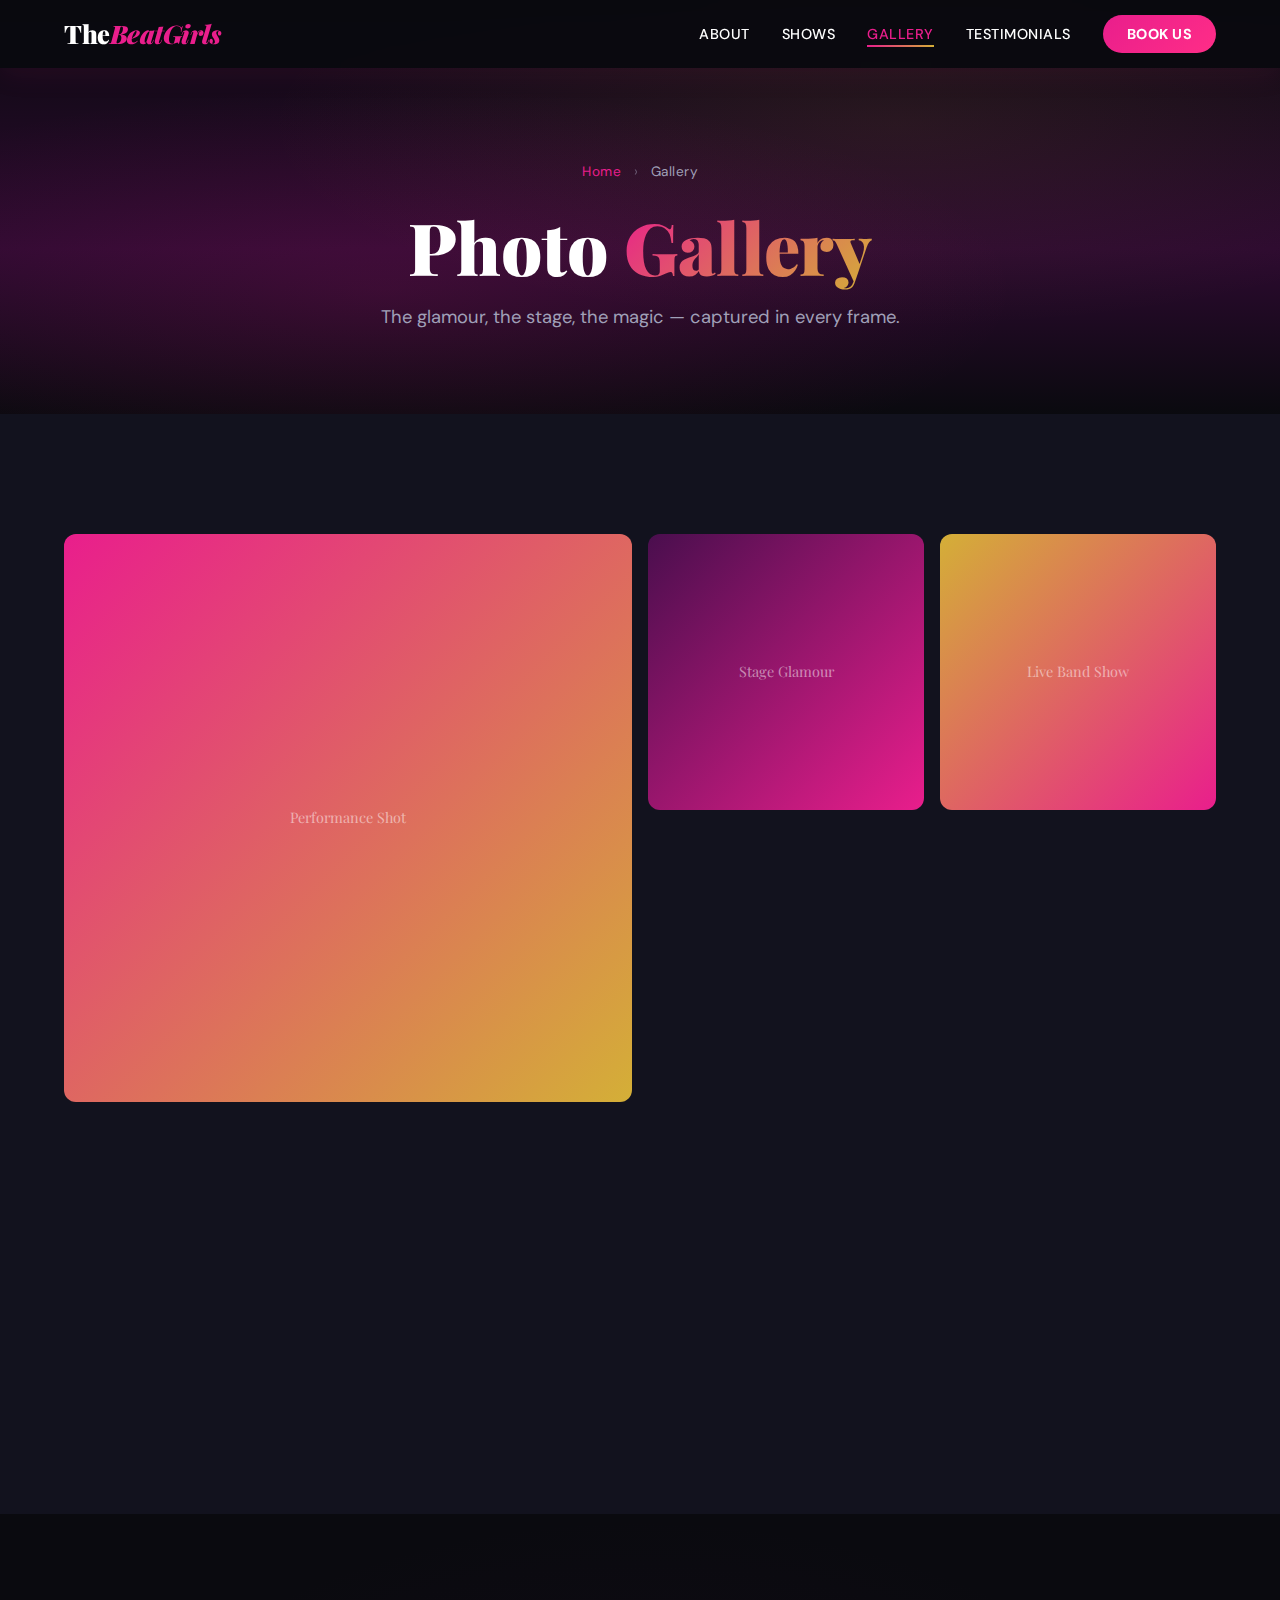
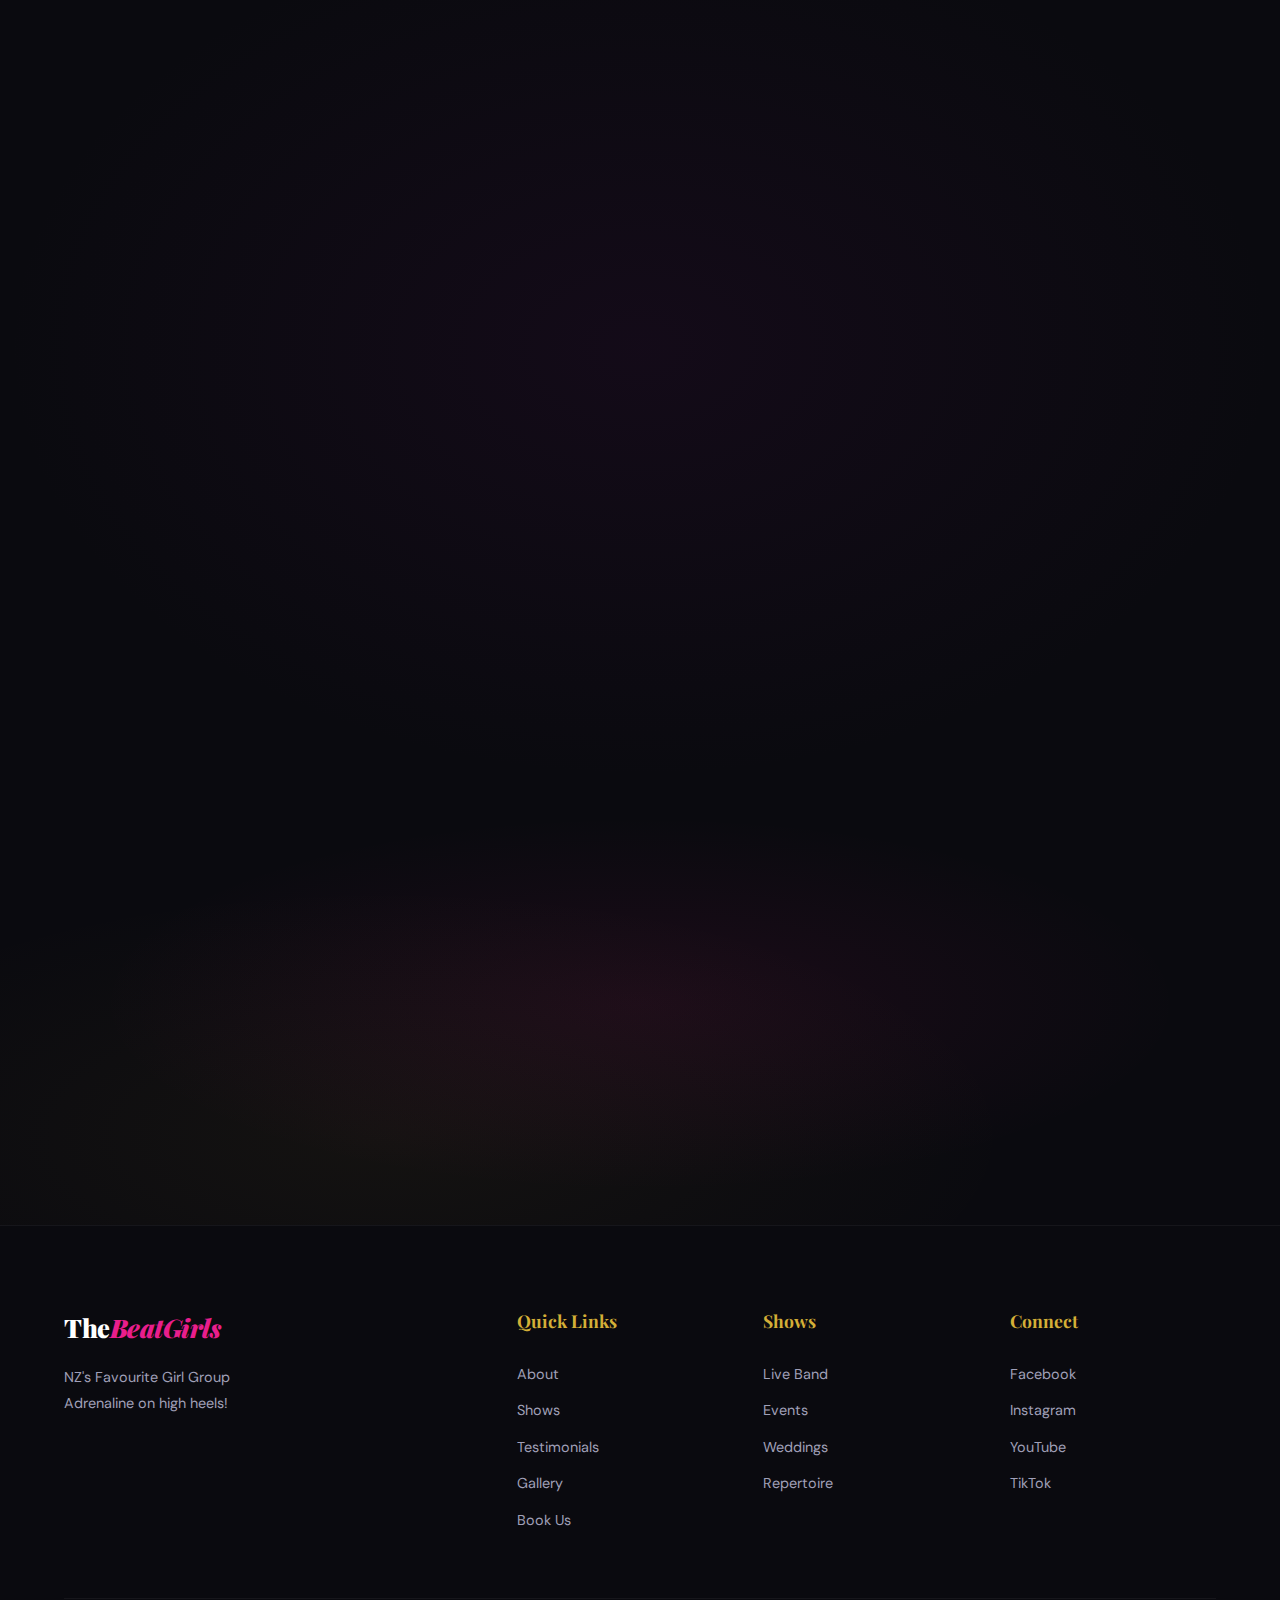
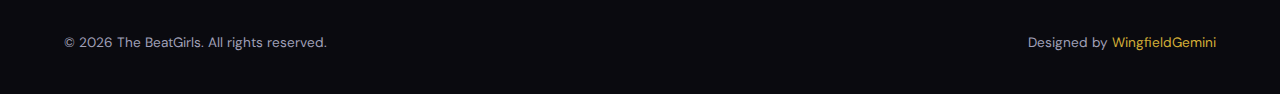
<file: gallery.html>
<!DOCTYPE html>
<html lang="en">
<head>
<meta charset="UTF-8">
<meta name="viewport" content="width=device-width, initial-scale=1.0">
<title>Gallery — The BeatGirls</title>
<link rel="preconnect" href="https://fonts.googleapis.com">
<link rel="preconnect" href="https://fonts.gstatic.com" crossorigin>
<link href="https://fonts.googleapis.com/css2?family=Playfair+Display:ital,wght@0,400;0,700;0,900;1,400;1,700&family=DM+Sans:wght@400;500;700&display=swap" rel="stylesheet">
<link rel="stylesheet" href="styles.css">
</head>
<body data-page="gallery">
<div id="cursor" class="custom-cursor"></div>
<div id="cursor-trail"></div>
<div id="floating-notes" aria-hidden="true"></div>

<nav id="navbar" class="navbar scrolled">
  <div class="nav-container">
    <a href="index.html" class="nav-logo">The<span>BeatGirls</span></a>
    <button class="nav-toggle" id="navToggle" aria-label="Toggle menu">
      <span></span><span></span><span></span>
    </button>
    <ul class="nav-links" id="navLinks">
      <li><a href="about.html">About</a></li>
      <li><a href="shows.html">Shows</a></li>
      <li><a href="gallery.html" class="active">Gallery</a></li>
      <li><a href="testimonials.html">Testimonials</a></li>
      <li><a href="contact.html" class="nav-cta">Book Us</a></li>
    </ul>
  </div>
</nav>

<section class="page-header">
  <div class="page-header-bg"></div>
  <div class="container">
    <div class="breadcrumbs reveal"><a href="index.html">Home</a> <span class="breadcrumb-sep">›</span> <span>Gallery</span></div>
    <h1 class="page-header-title reveal">Photo <span class="gradient-text">Gallery</span></h1>
    <p class="page-header-sub reveal">The glamour, the stage, the magic — captured in every frame.</p>
  </div>
</section>

<!-- Gallery Grid -->
<section class="section gallery">
  <div class="container">
    <div class="gallery-grid">
      <div class="gallery-item reveal" style="--i:1"><div class="gallery-placeholder" style="--g:linear-gradient(135deg,#E91E8C,#D4AF37)"><span>Performance Shot</span></div></div>
      <div class="gallery-item reveal" style="--i:2"><div class="gallery-placeholder" style="--g:linear-gradient(135deg,#4A0E4E,#E91E8C)"><span>Stage Glamour</span></div></div>
      <div class="gallery-item reveal" style="--i:3"><div class="gallery-placeholder" style="--g:linear-gradient(135deg,#D4AF37,#E91E8C)"><span>Live Band Show</span></div></div>
      <div class="gallery-item reveal" style="--i:4"><div class="gallery-placeholder" style="--g:linear-gradient(135deg,#E91E8C,#4A0E4E)"><span>Wedding Performance</span></div></div>
      <div class="gallery-item reveal" style="--i:5"><div class="gallery-placeholder" style="--g:linear-gradient(135deg,#1a1a2e,#D4AF37)"><span>Corporate Event</span></div></div>
      <div class="gallery-item reveal" style="--i:6"><div class="gallery-placeholder" style="--g:linear-gradient(135deg,#D4AF37,#4A0E4E)"><span>Festival Stage</span></div></div>
      <div class="gallery-item reveal" style="--i:7"><div class="gallery-placeholder" style="--g:linear-gradient(135deg,#4A0E4E,#D4AF37)"><span>Backstage Glam</span></div></div>
      <div class="gallery-item reveal" style="--i:8"><div class="gallery-placeholder" style="--g:linear-gradient(135deg,#E91E8C,#D4AF37,#4A0E4E)"><span>The Trio</span></div></div>
    </div>
  </div>
</section>

<!-- Showreel -->
<section class="section showreel">
  <div class="container">
    <span class="section-label reveal center">See Us In Action</span>
    <h2 class="section-title reveal center">The <span class="gradient-text">Showreel</span></h2>
    <div class="showreel-wrapper reveal">
      <div class="showreel-frame">
        <div class="showreel-placeholder">
          <div class="play-button">
            <svg viewBox="0 0 80 80" width="80" height="80"><circle cx="40" cy="40" r="38" fill="none" stroke="var(--gold)" stroke-width="2"/><polygon points="32,24 60,40 32,56" fill="var(--gold)"/></svg>
          </div>
          <p>Showreel Video</p>
        </div>
      </div>
      <div class="showreel-glow"></div>
    </div>
  </div>
</section>

<!-- CTA -->
<section class="section cta-banner">
  <div class="cta-banner-bg"></div>
  <div class="container">
    <div class="cta-banner-content reveal">
      <h2 class="section-title center">Like What You See? <span class="gradient-text">Let's Talk.</span></h2>
      <p class="center" style="color:var(--gray);max-width:600px;margin:0 auto 32px;">Book The BeatGirls for your next event and experience the magic live.</p>
      <div class="hero-ctas">
        <a href="contact.html" class="btn btn-primary">Book Us Now ✨</a>
      </div>
    </div>
  </div>
</section>

<footer class="footer">
  <div class="container">
    <div class="footer-grid">
      <div class="footer-brand">
        <div class="nav-logo">The<span>BeatGirls</span></div>
        <p>NZ's Favourite Girl Group<br>Adrenaline on high heels!</p>
      </div>
      <div class="footer-links">
        <h4>Quick Links</h4>
        <a href="about.html">About</a>
        <a href="shows.html">Shows</a>
        <a href="testimonials.html">Testimonials</a>
        <a href="gallery.html">Gallery</a>
        <a href="contact.html">Book Us</a>
      </div>
      <div class="footer-links">
        <h4>Shows</h4>
        <a href="shows.html">Live Band</a>
        <a href="shows.html">Events</a>
        <a href="shows.html">Weddings</a>
        <a href="shows.html#repertoire">Repertoire</a>
      </div>
      <div class="footer-links">
        <h4>Connect</h4>
        <a href="#">Facebook</a>
        <a href="#">Instagram</a>
        <a href="#">YouTube</a>
        <a href="#">TikTok</a>
      </div>
    </div>
    <div class="footer-bottom">
      <p>&copy; 2026 The BeatGirls. All rights reserved.</p>
      <p>Designed by <a href="https://wingfieldgemini.github.io" target="_blank" rel="noopener">WingfieldGemini</a></p>
    </div>
  </div>
</footer>
<script src="script.js"></script>
</body>
</html>
</file>
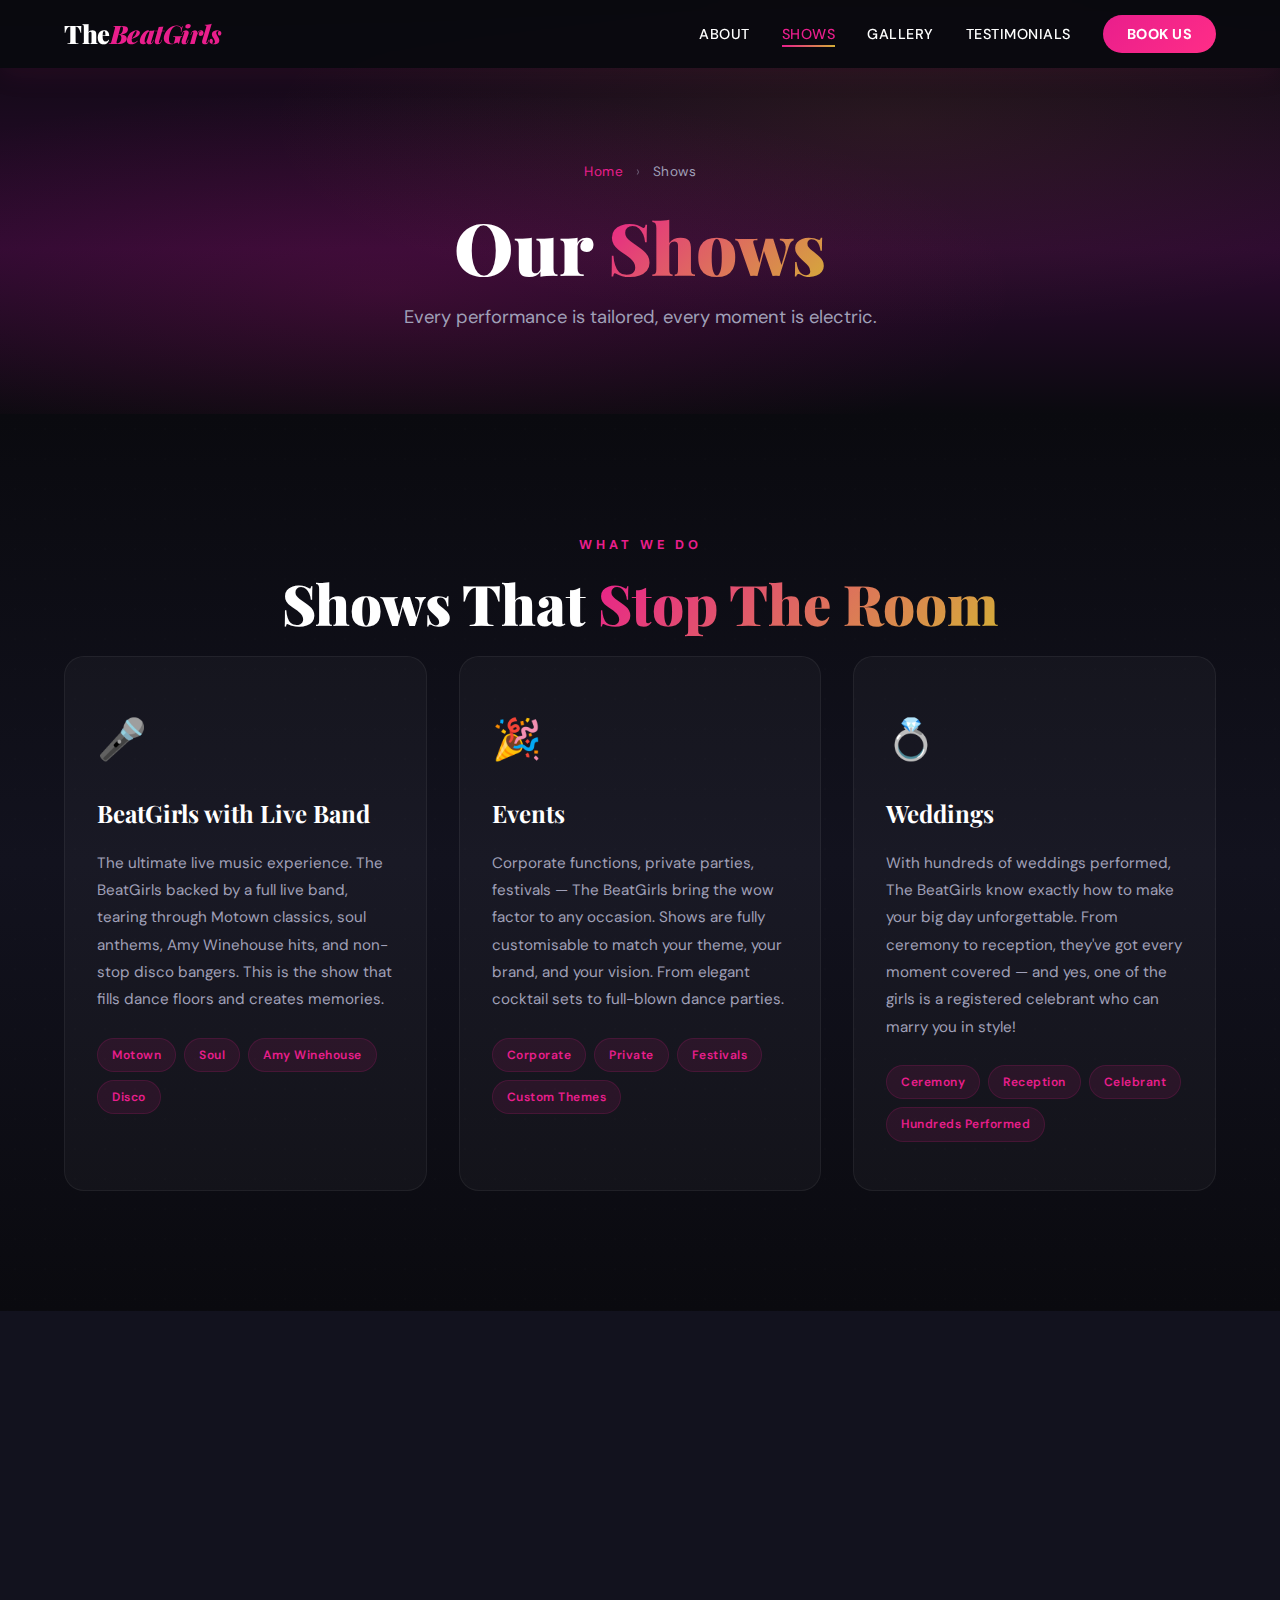
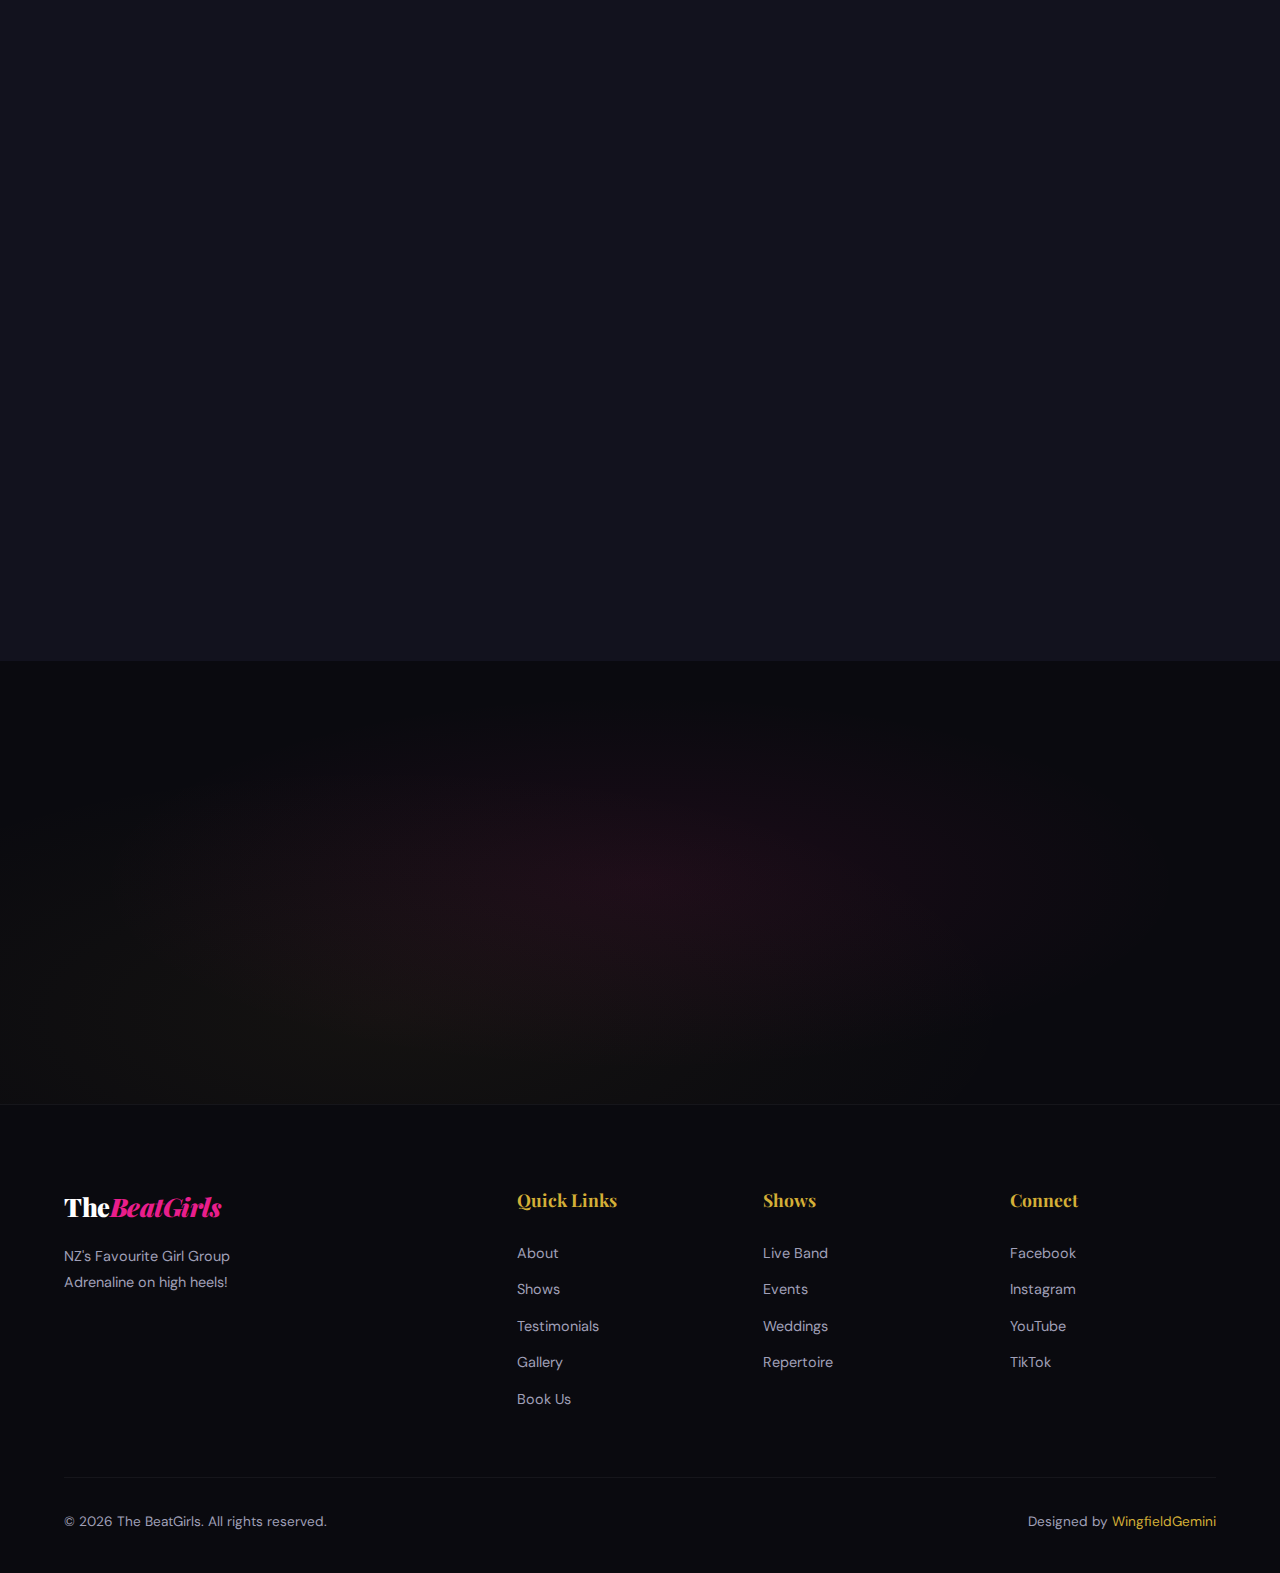
<file: shows.html>
<!DOCTYPE html>
<html lang="en">
<head>
<meta charset="UTF-8">
<meta name="viewport" content="width=device-width, initial-scale=1.0">
<title>Shows — The BeatGirls</title>
<link rel="preconnect" href="https://fonts.googleapis.com">
<link rel="preconnect" href="https://fonts.gstatic.com" crossorigin>
<link href="https://fonts.googleapis.com/css2?family=Playfair+Display:ital,wght@0,400;0,700;0,900;1,400;1,700&family=DM+Sans:wght@400;500;700&display=swap" rel="stylesheet">
<link rel="stylesheet" href="styles.css">
</head>
<body data-page="shows">
<div id="cursor" class="custom-cursor"></div>
<div id="cursor-trail"></div>
<div id="floating-notes" aria-hidden="true"></div>

<nav id="navbar" class="navbar scrolled">
  <div class="nav-container">
    <a href="index.html" class="nav-logo">The<span>BeatGirls</span></a>
    <button class="nav-toggle" id="navToggle" aria-label="Toggle menu">
      <span></span><span></span><span></span>
    </button>
    <ul class="nav-links" id="navLinks">
      <li><a href="about.html">About</a></li>
      <li><a href="shows.html" class="active">Shows</a></li>
      <li><a href="gallery.html">Gallery</a></li>
      <li><a href="testimonials.html">Testimonials</a></li>
      <li><a href="contact.html" class="nav-cta">Book Us</a></li>
    </ul>
  </div>
</nav>

<section class="page-header">
  <div class="page-header-bg"></div>
  <div class="container">
    <div class="breadcrumbs reveal"><a href="index.html">Home</a> <span class="breadcrumb-sep">›</span> <span>Shows</span></div>
    <h1 class="page-header-title reveal">Our <span class="gradient-text">Shows</span></h1>
    <p class="page-header-sub reveal">Every performance is tailored, every moment is electric.</p>
  </div>
</section>

<!-- Show Types -->
<section class="section shows">
  <div class="container">
    <span class="section-label reveal center">What We Do</span>
    <h2 class="section-title reveal center">Shows That <span class="gradient-text">Stop The Room</span></h2>
    <div class="shows-grid">
      <div class="show-card reveal">
        <div class="show-card-glow"></div>
        <div class="show-card-icon">🎤</div>
        <h3>BeatGirls with Live Band</h3>
        <p>The ultimate live music experience. The BeatGirls backed by a full live band, tearing through Motown classics, soul anthems, Amy Winehouse hits, and non-stop disco bangers. This is the show that fills dance floors and creates memories.</p>
        <ul class="show-tags">
          <li>Motown</li><li>Soul</li><li>Amy Winehouse</li><li>Disco</li>
        </ul>
      </div>
      <div class="show-card reveal">
        <div class="show-card-glow"></div>
        <div class="show-card-icon">🎉</div>
        <h3>Events</h3>
        <p>Corporate functions, private parties, festivals — The BeatGirls bring the wow factor to any occasion. Shows are fully customisable to match your theme, your brand, and your vision. From elegant cocktail sets to full-blown dance parties.</p>
        <ul class="show-tags">
          <li>Corporate</li><li>Private</li><li>Festivals</li><li>Custom Themes</li>
        </ul>
      </div>
      <div class="show-card reveal">
        <div class="show-card-glow"></div>
        <div class="show-card-icon">💍</div>
        <h3>Weddings</h3>
        <p>With hundreds of weddings performed, The BeatGirls know exactly how to make your big day unforgettable. From ceremony to reception, they've got every moment covered — and yes, one of the girls is a registered celebrant who can marry you in style!</p>
        <ul class="show-tags">
          <li>Ceremony</li><li>Reception</li><li>Celebrant</li><li>Hundreds Performed</li>
        </ul>
      </div>
    </div>
  </div>
</section>

<!-- Repertoire -->
<section id="repertoire" class="section repertoire">
  <div class="container">
    <span class="section-label reveal center">The Music</span>
    <h2 class="section-title reveal center">Our <span class="gradient-text">Repertoire</span></h2>
    <p class="section-intro reveal center">From Motown legends to disco floor-fillers — we bring the hits that everyone loves.</p>
    <div class="repertoire-grid">
      <div class="repertoire-category reveal">
        <h3>🎵 Disco & Funk</h3>
        <ul>
          <li>You Should Be Dancing</li>
          <li>Le Freak</li>
          <li>Night Fever</li>
          <li>I Will Survive</li>
          <li>Funkytown</li>
          <li>Shake Your Booty</li>
          <li>Young Hearts Run Free</li>
        </ul>
      </div>
      <div class="repertoire-category reveal">
        <h3>🎤 Soul & Motown</h3>
        <ul>
          <li>Ain't No Mountain High Enough</li>
          <li>Respect</li>
          <li>Stop! In The Name Of Love</li>
          <li>Heatwave</li>
          <li>Chain of Fools</li>
          <li>Dancing In The Street</li>
          <li>My Girl</li>
        </ul>
      </div>
      <div class="repertoire-category reveal">
        <h3>💃 Modern Classics</h3>
        <ul>
          <li>Valerie — Amy Winehouse</li>
          <li>Rehab — Amy Winehouse</li>
          <li>Back to Black — Amy Winehouse</li>
          <li>Crazy In Love</li>
          <li>Rolling In The Deep</li>
          <li>Proud Mary</li>
          <li>& many more…</li>
        </ul>
      </div>
    </div>
  </div>
</section>

<!-- CTA -->
<section class="section cta-banner">
  <div class="cta-banner-bg"></div>
  <div class="container">
    <div class="cta-banner-content reveal">
      <h2 class="section-title center">Ready To <span class="gradient-text">Book A Show?</span></h2>
      <p class="center" style="color:var(--gray);max-width:600px;margin:0 auto 32px;">Tell us about your event and we'll tailor the perfect performance.</p>
      <div class="hero-ctas">
        <a href="contact.html" class="btn btn-primary">Book Us Now ✨</a>
      </div>
    </div>
  </div>
</section>

<footer class="footer">
  <div class="container">
    <div class="footer-grid">
      <div class="footer-brand">
        <div class="nav-logo">The<span>BeatGirls</span></div>
        <p>NZ's Favourite Girl Group<br>Adrenaline on high heels!</p>
      </div>
      <div class="footer-links">
        <h4>Quick Links</h4>
        <a href="about.html">About</a>
        <a href="shows.html">Shows</a>
        <a href="testimonials.html">Testimonials</a>
        <a href="gallery.html">Gallery</a>
        <a href="contact.html">Book Us</a>
      </div>
      <div class="footer-links">
        <h4>Shows</h4>
        <a href="shows.html">Live Band</a>
        <a href="shows.html">Events</a>
        <a href="shows.html">Weddings</a>
        <a href="shows.html#repertoire">Repertoire</a>
      </div>
      <div class="footer-links">
        <h4>Connect</h4>
        <a href="#">Facebook</a>
        <a href="#">Instagram</a>
        <a href="#">YouTube</a>
        <a href="#">TikTok</a>
      </div>
    </div>
    <div class="footer-bottom">
      <p>&copy; 2026 The BeatGirls. All rights reserved.</p>
      <p>Designed by <a href="https://wingfieldgemini.github.io" target="_blank" rel="noopener">WingfieldGemini</a></p>
    </div>
  </div>
</footer>
<script src="script.js"></script>
</body>
</html>
</file>
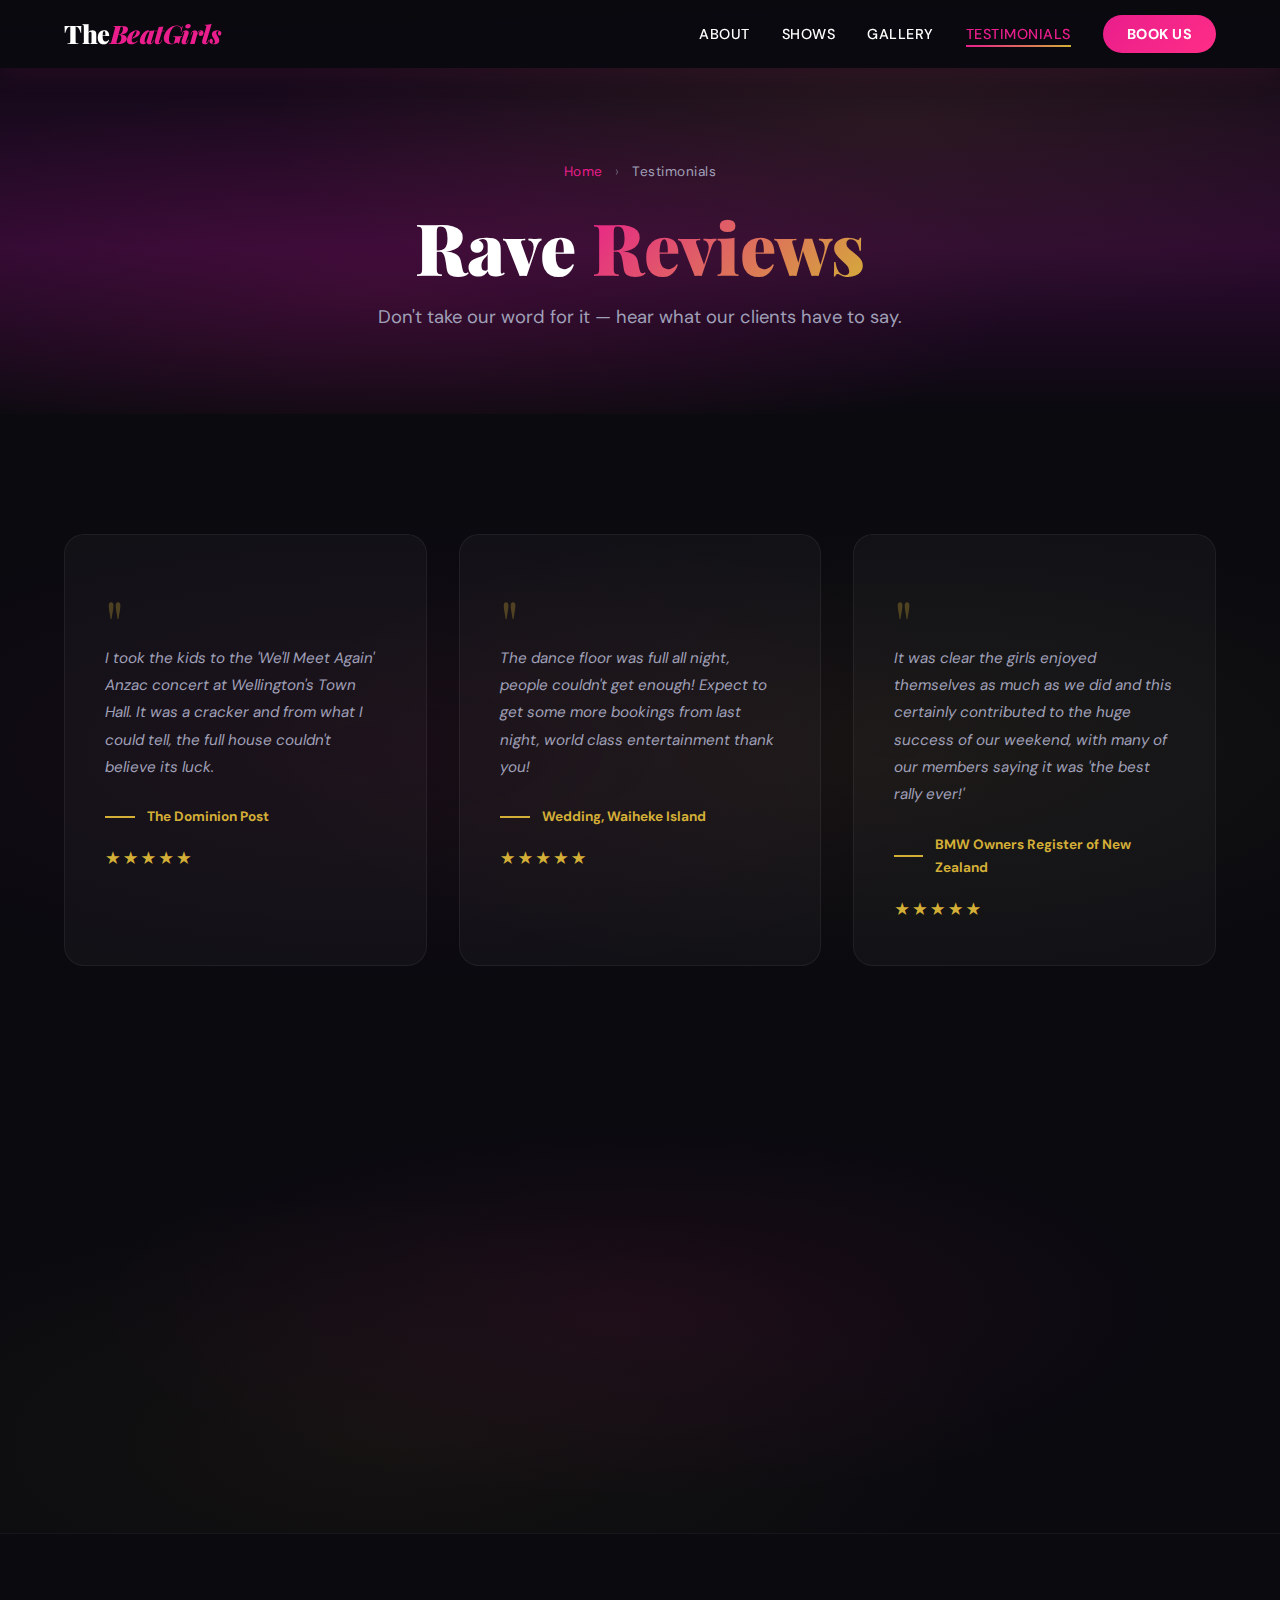
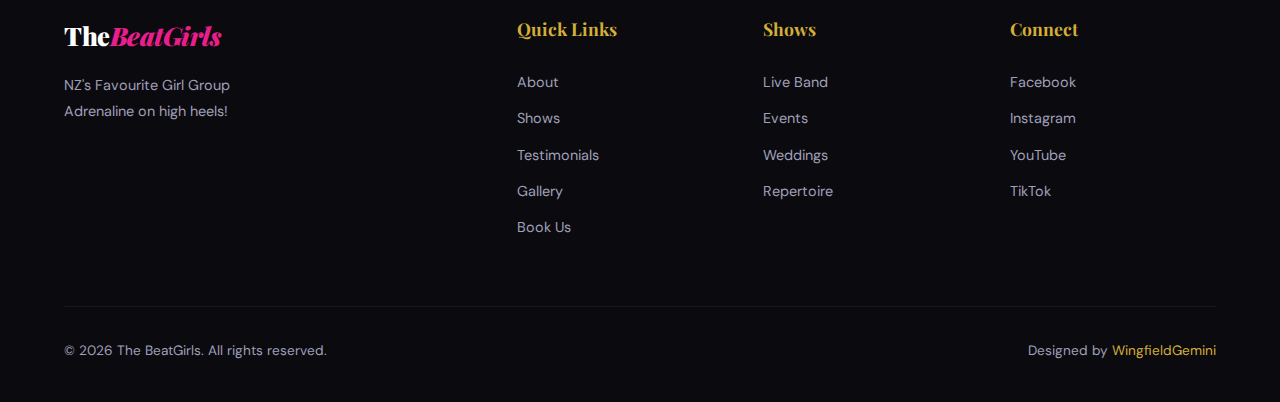
<file: testimonials.html>
<!DOCTYPE html>
<html lang="en">
<head>
<meta charset="UTF-8">
<meta name="viewport" content="width=device-width, initial-scale=1.0">
<title>Testimonials — The BeatGirls</title>
<link rel="preconnect" href="https://fonts.googleapis.com">
<link rel="preconnect" href="https://fonts.gstatic.com" crossorigin>
<link href="https://fonts.googleapis.com/css2?family=Playfair+Display:ital,wght@0,400;0,700;0,900;1,400;1,700&family=DM+Sans:wght@400;500;700&display=swap" rel="stylesheet">
<link rel="stylesheet" href="styles.css">
</head>
<body data-page="testimonials">
<div id="cursor" class="custom-cursor"></div>
<div id="cursor-trail"></div>
<div id="floating-notes" aria-hidden="true"></div>

<nav id="navbar" class="navbar scrolled">
  <div class="nav-container">
    <a href="index.html" class="nav-logo">The<span>BeatGirls</span></a>
    <button class="nav-toggle" id="navToggle" aria-label="Toggle menu">
      <span></span><span></span><span></span>
    </button>
    <ul class="nav-links" id="navLinks">
      <li><a href="about.html">About</a></li>
      <li><a href="shows.html">Shows</a></li>
      <li><a href="gallery.html">Gallery</a></li>
      <li><a href="testimonials.html" class="active">Testimonials</a></li>
      <li><a href="contact.html" class="nav-cta">Book Us</a></li>
    </ul>
  </div>
</nav>

<section class="page-header">
  <div class="page-header-bg"></div>
  <div class="container">
    <div class="breadcrumbs reveal"><a href="index.html">Home</a> <span class="breadcrumb-sep">›</span> <span>Testimonials</span></div>
    <h1 class="page-header-title reveal">Rave <span class="gradient-text">Reviews</span></h1>
    <p class="page-header-sub reveal">Don't take our word for it — hear what our clients have to say.</p>
  </div>
</section>

<section class="section testimonials">
  <div class="container">
    <div class="testimonials-grid">
      <div class="testimonial-card testimonial-card--featured reveal">
        <div class="testimonial-shimmer"></div>
        <div class="testimonial-quote">"</div>
        <p>I took the kids to the 'We'll Meet Again' Anzac concert at Wellington's Town Hall. It was a cracker and from what I could tell, the full house couldn't believe its luck.</p>
        <div class="testimonial-author">
          <div class="testimonial-author-line"></div>
          <span>The Dominion Post</span>
        </div>
        <div class="testimonial-stars">★★★★★</div>
      </div>
      <div class="testimonial-card testimonial-card--featured reveal">
        <div class="testimonial-shimmer"></div>
        <div class="testimonial-quote">"</div>
        <p>The dance floor was full all night, people couldn't get enough! Expect to get some more bookings from last night, world class entertainment thank you!</p>
        <div class="testimonial-author">
          <div class="testimonial-author-line"></div>
          <span>Wedding, Waiheke Island</span>
        </div>
        <div class="testimonial-stars">★★★★★</div>
      </div>
      <div class="testimonial-card testimonial-card--featured reveal">
        <div class="testimonial-shimmer"></div>
        <div class="testimonial-quote">"</div>
        <p>It was clear the girls enjoyed themselves as much as we did and this certainly contributed to the huge success of our weekend, with many of our members saying it was 'the best rally ever!'</p>
        <div class="testimonial-author">
          <div class="testimonial-author-line"></div>
          <span>BMW Owners Register of New Zealand</span>
        </div>
        <div class="testimonial-stars">★★★★★</div>
      </div>
    </div>
  </div>
</section>

<!-- CTA -->
<section class="section cta-banner">
  <div class="cta-banner-bg"></div>
  <div class="container">
    <div class="cta-banner-content reveal">
      <h2 class="section-title center">Join The List Of <span class="gradient-text">Happy Clients</span></h2>
      <p class="center" style="color:var(--gray);max-width:600px;margin:0 auto 32px;">Book The BeatGirls and create unforgettable memories at your next event.</p>
      <div class="hero-ctas">
        <a href="contact.html" class="btn btn-primary">Book Us Now ✨</a>
        <a href="shows.html" class="btn btn-secondary">See Our Shows</a>
      </div>
    </div>
  </div>
</section>

<footer class="footer">
  <div class="container">
    <div class="footer-grid">
      <div class="footer-brand">
        <div class="nav-logo">The<span>BeatGirls</span></div>
        <p>NZ's Favourite Girl Group<br>Adrenaline on high heels!</p>
      </div>
      <div class="footer-links">
        <h4>Quick Links</h4>
        <a href="about.html">About</a>
        <a href="shows.html">Shows</a>
        <a href="testimonials.html">Testimonials</a>
        <a href="gallery.html">Gallery</a>
        <a href="contact.html">Book Us</a>
      </div>
      <div class="footer-links">
        <h4>Shows</h4>
        <a href="shows.html">Live Band</a>
        <a href="shows.html">Events</a>
        <a href="shows.html">Weddings</a>
        <a href="shows.html#repertoire">Repertoire</a>
      </div>
      <div class="footer-links">
        <h4>Connect</h4>
        <a href="#">Facebook</a>
        <a href="#">Instagram</a>
        <a href="#">YouTube</a>
        <a href="#">TikTok</a>
      </div>
    </div>
    <div class="footer-bottom">
      <p>&copy; 2026 The BeatGirls. All rights reserved.</p>
      <p>Designed by <a href="https://wingfieldgemini.github.io" target="_blank" rel="noopener">WingfieldGemini</a></p>
    </div>
  </div>
</footer>
<script src="script.js"></script>
</body>
</html>
</file>
<file: styles.css>
/* ========================================
   THE BEATGIRLS — Premium Multi-Page Website
   ======================================== */

/* --- Custom Properties --- */
:root {
  --pink: #E91E8C;
  --pink-bright: #FF2D87;
  --gold: #D4AF37;
  --gold-light: #F5D778;
  --purple: #4A0E4E;
  --purple-deep: #2D0A30;
  --black: #0a0a0f;
  --black-light: #12121e;
  --white: #ffffff;
  --gray: #a0a0b8;
  --font-display: 'Playfair Display', Georgia, serif;
  --font-body: 'DM Sans', system-ui, sans-serif;
  --ease: cubic-bezier(0.16, 1, 0.3, 1);
  --ease-bounce: cubic-bezier(0.34, 1.56, 0.64, 1);
}

/* --- Reset & Base --- */
*, *::before, *::after { margin: 0; padding: 0; box-sizing: border-box; }
html { scroll-behavior: smooth; scroll-padding-top: 80px; }
body {
  font-family: var(--font-body);
  background: var(--black);
  color: var(--white);
  overflow-x: hidden;
  cursor: none;
  line-height: 1.7;
  animation: pageFadeIn 0.6s ease forwards;
}
@keyframes pageFadeIn {
  from { opacity: 0; } to { opacity: 1; }
}
a { color: inherit; text-decoration: none; }
img { max-width: 100%; display: block; }
ul { list-style: none; }
::selection { background: var(--pink); color: var(--white); }

.container { max-width: 1200px; margin: 0 auto; padding: 0 24px; }

/* --- Loader (home only) --- */
.loader {
  position: fixed; inset: 0; z-index: 10000;
  background: var(--black);
  display: flex; align-items: center; justify-content: center;
  transition: opacity 0.6s, visibility 0.6s;
}
.loader.hidden { opacity: 0; visibility: hidden; pointer-events: none; }
.loader-inner { text-align: center; }
.loader-logo {
  font-family: var(--font-display); font-size: clamp(2rem, 5vw, 3.5rem);
  font-weight: 900; color: var(--white);
}
.loader-logo span { color: var(--pink); font-style: italic; }
.loader-bar {
  width: 200px; height: 3px; background: rgba(255,255,255,0.1);
  border-radius: 3px; margin: 24px auto 16px; overflow: hidden;
}
.loader-bar-fill {
  height: 100%; width: 0%; border-radius: 3px;
  background: linear-gradient(90deg, var(--pink), var(--gold));
  animation: loaderFill 1.8s var(--ease) forwards;
}
@keyframes loaderFill { to { width: 100%; } }
.loader-tagline {
  font-family: var(--font-display); font-style: italic;
  color: var(--gold); font-size: 0.95rem; opacity: 0;
  animation: fadeUp 0.6s 0.4s var(--ease) forwards;
}

/* --- Custom Cursor --- */
.custom-cursor {
  position: fixed; width: 20px; height: 20px;
  border: 2px solid var(--pink); border-radius: 50%;
  pointer-events: none; z-index: 9999;
  transform: translate(-50%, -50%);
  transition: width 0.2s, height 0.2s, border-color 0.2s;
  mix-blend-mode: difference;
}
.custom-cursor.hovering { width: 40px; height: 40px; border-color: var(--gold); }
@media (hover: none) { .custom-cursor { display: none; } body { cursor: auto; } }

/* --- Floating Notes --- */
.floating-note {
  position: fixed; pointer-events: none; z-index: 1;
  font-size: 1.5rem; opacity: 0;
  animation: floatNote 8s linear infinite;
}
@keyframes floatNote {
  0% { opacity: 0; transform: translateY(100vh) rotate(0deg); }
  10% { opacity: 0.3; }
  90% { opacity: 0.3; }
  100% { opacity: 0; transform: translateY(-10vh) rotate(360deg); }
}

/* --- Navigation --- */
.navbar {
  position: fixed; top: 0; left: 0; right: 0; z-index: 1000;
  padding: 20px 0;
  transition: all 0.4s var(--ease);
}
.navbar.scrolled {
  background: rgba(10, 10, 15, 0.95);
  backdrop-filter: blur(20px);
  padding: 12px 0;
  box-shadow: 0 4px 30px rgba(233, 30, 140, 0.1);
}
.nav-container {
  max-width: 1200px; margin: 0 auto; padding: 0 24px;
  display: flex; align-items: center; justify-content: space-between;
}
.nav-logo {
  font-family: var(--font-display); font-size: 1.6rem; font-weight: 900;
  letter-spacing: -0.5px;
}
.nav-logo span { color: var(--pink); font-style: italic; }
.nav-links { display: flex; align-items: center; gap: 32px; }
.nav-links a {
  font-size: 0.9rem; font-weight: 500; letter-spacing: 0.5px;
  text-transform: uppercase; position: relative;
  transition: color 0.3s;
}
.nav-links a::after {
  content: ''; position: absolute; bottom: -4px; left: 0;
  width: 0; height: 2px;
  background: linear-gradient(90deg, var(--pink), var(--gold));
  transition: width 0.3s var(--ease);
}
.nav-links a:hover { color: var(--pink); }
.nav-links a:hover::after { width: 100%; }
.nav-links a.active { color: var(--pink); }
.nav-links a.active::after { width: 100%; }
.nav-cta {
  background: linear-gradient(135deg, var(--pink), var(--pink-bright)) !important;
  padding: 10px 24px !important; border-radius: 50px;
  font-weight: 700 !important;
  transition: transform 0.3s, box-shadow 0.3s !important;
}
.nav-cta::after { display: none !important; }
.nav-cta:hover { transform: translateY(-2px); box-shadow: 0 8px 25px rgba(233,30,140,0.4); color: white !important; }
.nav-cta.active { color: white !important; }

.nav-toggle {
  display: none; background: none; border: none; cursor: none;
  width: 30px; height: 20px; position: relative; z-index: 1001;
}
.nav-toggle span {
  display: block; width: 100%; height: 2px; background: var(--white);
  position: absolute; left: 0; transition: all 0.3s;
}
.nav-toggle span:nth-child(1) { top: 0; }
.nav-toggle span:nth-child(2) { top: 9px; }
.nav-toggle span:nth-child(3) { top: 18px; }
.nav-toggle.active span:nth-child(1) { top: 9px; transform: rotate(45deg); }
.nav-toggle.active span:nth-child(2) { opacity: 0; }
.nav-toggle.active span:nth-child(3) { top: 9px; transform: rotate(-45deg); }

/* --- Page Header (inner pages) --- */
.page-header {
  position: relative; padding: 160px 0 80px; overflow: hidden;
  text-align: center;
}
.page-header-bg {
  position: absolute; inset: 0;
  background:
    radial-gradient(ellipse at 30% 70%, rgba(233,30,140,0.12) 0%, transparent 50%),
    radial-gradient(ellipse at 70% 30%, rgba(212,175,55,0.08) 0%, transparent 50%),
    linear-gradient(180deg, var(--black) 0%, var(--purple-deep) 60%, var(--black) 100%);
}
.page-header-title {
  font-family: var(--font-display); font-weight: 900;
  font-size: clamp(2.5rem, 6vw, 4.5rem); line-height: 1.1;
  margin-bottom: 16px; position: relative;
}
.page-header-sub {
  color: var(--gray); font-size: 1.15rem; max-width: 550px;
  margin: 0 auto; position: relative;
}

/* --- Breadcrumbs --- */
.breadcrumbs {
  position: relative; margin-bottom: 24px;
  font-size: 0.85rem; color: var(--gray); letter-spacing: 0.5px;
}
.breadcrumbs a { color: var(--pink); transition: color 0.3s; }
.breadcrumbs a:hover { color: var(--gold); }
.breadcrumb-sep { margin: 0 8px; opacity: 0.5; }

/* --- Hero --- */
.hero {
  background-image: url(https://images.unsplash.com/photo-1470229722913-7c0e2dbbafd3?w=1920&h=1080&fit=crop);
  background-size: cover;
  background-position: center;

  background-image: url(https://images.unsplash.com/photo-1470229722913-7c0e2dbbafd3?w=1920&h=1080&fit=crop);
  background-size: cover;
  background-position: center;

  position: relative; min-height: 100vh; display: flex;
  align-items: center; justify-content: center; overflow: hidden;
}
.hero::after {
  content: '';
  position: absolute;
  inset: 0;
  background: rgba(0,0,0,0.35);
  z-index: 0;
}
.hero > * { position: relative; z-index: 1; }

.hero::after {
  content: '';
  position: absolute;
  inset: 0;
  background: rgba(0,0,0,0.35);
  z-index: 0;
}
.hero > * { position: relative; z-index: 1; }

.hero-bg {
  position: absolute; inset: 0;
  background:
    radial-gradient(ellipse at 20% 80%, rgba(233,30,140,0.15) 0%, transparent 50%),
    radial-gradient(ellipse at 80% 20%, rgba(74,14,78,0.2) 0%, transparent 50%),
    radial-gradient(ellipse at 50% 50%, rgba(212,175,55,0.05) 0%, transparent 70%),
    linear-gradient(180deg, var(--black) 0%, var(--purple-deep) 50%, var(--black) 100%);
}
.sparkle-canvas {
  position: absolute; inset: 0; z-index: 1; pointer-events: none;
}
.spotlight {
  position: absolute; width: 300px; height: 600px;
  background: radial-gradient(ellipse, rgba(233,30,140,0.08) 0%, transparent 70%);
  pointer-events: none; z-index: 1;
}
.spotlight-1 { top: -100px; left: 10%; transform: rotate(-15deg); animation: spotlightSway 6s ease-in-out infinite; }
.spotlight-2 { top: -100px; right: 10%; transform: rotate(15deg); animation: spotlightSway 6s ease-in-out 2s infinite; background: radial-gradient(ellipse, rgba(212,175,55,0.06) 0%, transparent 70%); }
.spotlight-3 { top: -50px; left: 45%; animation: spotlightSway 8s ease-in-out 1s infinite; background: radial-gradient(ellipse, rgba(74,14,78,0.1) 0%, transparent 70%); }
@keyframes spotlightSway {
  0%, 100% { transform: rotate(-15deg) translateX(0); }
  50% { transform: rotate(15deg) translateX(50px); }
}
.hero-content {
  position: relative; z-index: 2; text-align: center;
  padding: 0 24px; max-width: 900px;
}
.hero-pre {
  font-family: var(--font-body); font-size: clamp(0.85rem, 2vw, 1rem);
  letter-spacing: 4px; text-transform: uppercase; color: var(--gold);
  margin-bottom: 24px;
}
.hero-title {
  font-family: var(--font-display); font-weight: 900;
  font-size: clamp(3rem, 8vw, 6.5rem); line-height: 1.05;
  margin-bottom: 24px;
}
.hero-title-line { display: block; }
.hero-title .accent {
  background: linear-gradient(135deg, var(--pink), var(--gold-light));
  -webkit-background-clip: text; -webkit-text-fill-color: transparent;
  background-clip: text; font-style: italic;
}
.hero-sub {
  font-size: clamp(1rem, 2.5vw, 1.25rem); color: var(--gray);
  max-width: 600px; margin: 0 auto 40px; line-height: 1.8;
}
.hero-ctas { display: flex; gap: 16px; justify-content: center; flex-wrap: wrap; }

.btn {
  display: inline-flex; align-items: center; gap: 8px;
  padding: 16px 36px; border-radius: 50px; font-family: var(--font-body);
  font-size: 1rem; font-weight: 700; letter-spacing: 0.5px;
  text-transform: uppercase; border: none; cursor: none;
  transition: all 0.4s var(--ease); position: relative; overflow: hidden;
}
.btn-primary {
  background: linear-gradient(135deg, var(--pink), var(--pink-bright));
  color: var(--white); box-shadow: 0 4px 20px rgba(233,30,140,0.3);
}
.btn-primary:hover {
  transform: translateY(-3px); box-shadow: 0 8px 35px rgba(233,30,140,0.5);
}
.btn-secondary {
  background: transparent; color: var(--white);
  border: 2px solid rgba(255,255,255,0.3);
}
.btn-secondary:hover {
  border-color: var(--gold); color: var(--gold);
  transform: translateY(-3px); box-shadow: 0 8px 25px rgba(212,175,55,0.2);
}
.btn-full { width: 100%; justify-content: center; }

.hero-scroll-indicator {
  position: absolute; bottom: 40px; left: 50%; transform: translateX(-50%);
  display: flex; flex-direction: column; align-items: center; gap: 8px;
}
.hero-scroll-indicator span {
  font-size: 0.7rem; letter-spacing: 3px; text-transform: uppercase;
  color: var(--gray);
}
.scroll-line {
  width: 1px; height: 40px; background: rgba(255,255,255,0.2);
  position: relative; overflow: hidden;
}
.scroll-line::after {
  content: ''; position: absolute; top: -100%; left: 0;
  width: 100%; height: 100%;
  background: linear-gradient(180deg, var(--pink), var(--gold));
  animation: scrollLine 2s ease-in-out infinite;
}
@keyframes scrollLine { 0% { top: -100%; } 100% { top: 200%; } }

/* --- Sections --- */
.section { padding: 120px 0; position: relative; }
.section-label {
  display: inline-block; font-size: 0.8rem; letter-spacing: 4px;
  text-transform: uppercase; color: var(--pink);
  margin-bottom: 16px; font-weight: 700;
}
.section-label.center, .section-title.center, .section-intro.center { text-align: center; }
.section-label.center { display: block; }
.section-title {
  font-family: var(--font-display); font-weight: 900;
  font-size: clamp(2rem, 5vw, 3.5rem); line-height: 1.15;
  margin-bottom: 20px;
}
.section-intro { color: var(--gray); font-size: 1.1rem; max-width: 600px; margin-bottom: 60px; }
.section-intro.center { margin-left: auto; margin-right: auto; }

.gradient-text {
  background: linear-gradient(135deg, var(--pink), var(--gold));
  -webkit-background-clip: text; -webkit-text-fill-color: transparent;
  background-clip: text;
}

/* --- Center CTA --- */
.center-cta { text-align: center; margin-top: 48px; }

/* --- About --- */
.about-grid {
  display: grid; grid-template-columns: 1fr 1fr; gap: 80px; align-items: center;
}
.about-image { position: relative; }
.image-placeholder {
  aspect-ratio: 4/5; border-radius: 16px; overflow: hidden;
  background: linear-gradient(135deg, var(--purple-deep), var(--pink), var(--gold));
  background-size: 200% 200%; animation: gradientShift 6s ease infinite;
  display: flex; flex-direction: column; align-items: center; justify-content: center;
  font-family: var(--font-display); color: rgba(255,255,255,0.6);
  font-size: 1.1rem; gap: 12px;
}
.placeholder-icon { font-size: 3rem; }
@keyframes gradientShift {
  0%, 100% { background-position: 0% 50%; }
  50% { background-position: 100% 50%; }
}
.about-image-accent {
  position: absolute; top: -20px; right: -20px;
  width: 100%; height: 100%; border: 2px solid var(--gold);
  border-radius: 16px; z-index: -1; opacity: 0.3;
}
.about-content p { color: var(--gray); margin-bottom: 20px; font-size: 1.05rem; }
.about-stats {
  display: flex; gap: 40px; margin-top: 40px; padding-top: 40px;
  border-top: 1px solid rgba(255,255,255,0.1);
}
.stat { text-align: center; }
.stat-number {
  font-family: var(--font-display); font-size: 2.5rem; font-weight: 900;
  color: var(--pink); display: block;
}
.stat-suffix { font-family: var(--font-display); font-size: 2.5rem; font-weight: 900; color: var(--pink); }
.stat-label { font-size: 0.85rem; color: var(--gray); margin-top: 4px; display: block; }

/* --- About Images Row --- */
.about-images-row {
  display: grid; grid-template-columns: repeat(3, 1fr); gap: 24px;
}
.about-img-card { overflow: hidden; border-radius: 16px; }

/* --- Unique / Feature Cards --- */
.unique-grid {
  display: grid; grid-template-columns: repeat(3, 1fr); gap: 32px; margin-top: 48px;
}
.unique-card {
  position: relative; padding: 40px 28px; border-radius: 20px;
  background: rgba(255,255,255,0.03); border: 1px solid rgba(255,255,255,0.06);
  transition: all 0.5s var(--ease); overflow: hidden; text-align: center;
}
.unique-card:hover { transform: translateY(-8px); border-color: rgba(233,30,140,0.2); }
.unique-card:hover .show-card-glow { opacity: 1; }
.unique-card h3 {
  font-family: var(--font-display); font-size: 1.3rem; font-weight: 700;
  margin-bottom: 12px;
}
.unique-card p { color: var(--gray); font-size: 0.95rem; line-height: 1.8; }

/* --- Shows --- */
.shows { background: linear-gradient(180deg, var(--black) 0%, var(--black-light) 50%, var(--black) 100%); }
.shows-grid { display: grid; grid-template-columns: repeat(3, 1fr); gap: 32px; }
.show-card {
  position: relative; padding: 48px 32px; border-radius: 20px;
  background: rgba(255,255,255,0.03); border: 1px solid rgba(255,255,255,0.06);
  transition: all 0.5s var(--ease); overflow: hidden;
}
.show-card-glow {
  position: absolute; inset: 0; opacity: 0;
  background: radial-gradient(circle at 50% 0%, rgba(233,30,140,0.1) 0%, transparent 70%);
  transition: opacity 0.5s;
}
.show-card:hover { transform: translateY(-8px); border-color: rgba(233,30,140,0.2); }
.show-card:hover .show-card-glow { opacity: 1; }
.show-card-icon { font-size: 2.5rem; margin-bottom: 20px; }
.show-card h3 {
  font-family: var(--font-display); font-size: 1.5rem; font-weight: 700;
  margin-bottom: 16px;
}
.show-card p { color: var(--gray); font-size: 0.95rem; margin-bottom: 24px; line-height: 1.8; }
.show-tags { display: flex; flex-wrap: wrap; gap: 8px; }
.show-tags li {
  padding: 6px 14px; border-radius: 50px; font-size: 0.75rem;
  font-weight: 600; letter-spacing: 0.5px;
  background: rgba(233,30,140,0.1); color: var(--pink);
  border: 1px solid rgba(233,30,140,0.15);
}

/* --- Showreel --- */
.showreel {
  background: radial-gradient(ellipse at center, rgba(74,14,78,0.15) 0%, transparent 70%);
}
.showreel-wrapper { position: relative; max-width: 900px; margin: 0 auto; }
.showreel-frame {
  aspect-ratio: 16/9; border-radius: 16px; overflow: hidden;
  border: 2px solid rgba(212,175,55,0.2);
  box-shadow: 0 20px 60px rgba(0,0,0,0.5);
}
.showreel-placeholder {
  width: 100%; height: 100%;
  background: linear-gradient(135deg, var(--purple-deep), var(--black-light));
  display: flex; flex-direction: column; align-items: center; justify-content: center; gap: 20px;
  cursor: none;
}
.showreel-placeholder p { color: var(--gray); font-size: 1rem; }
.play-button { transition: transform 0.3s var(--ease-bounce); }
.showreel-placeholder:hover .play-button { transform: scale(1.15); }
.showreel-glow {
  position: absolute; bottom: -40px; left: 10%; right: 10%; height: 80px;
  background: radial-gradient(ellipse, rgba(233,30,140,0.15) 0%, transparent 80%);
  filter: blur(20px); pointer-events: none;
}

/* --- Repertoire --- */
.repertoire { background: var(--black-light); }
.repertoire-grid { display: grid; grid-template-columns: repeat(3, 1fr); gap: 32px; }
.repertoire-category {
  padding: 40px 32px; border-radius: 20px;
  background: rgba(255,255,255,0.02); border: 1px solid rgba(255,255,255,0.06);
  transition: all 0.4s var(--ease);
}
.repertoire-category:hover { border-color: rgba(233,30,140,0.2); transform: translateY(-4px); }
.repertoire-category h3 {
  font-family: var(--font-display); font-size: 1.3rem;
  margin-bottom: 24px; color: var(--gold);
}
.repertoire-category li {
  padding: 10px 0; border-bottom: 1px solid rgba(255,255,255,0.04);
  color: var(--gray); font-size: 0.95rem;
  transition: color 0.3s, padding-left 0.3s;
}
.repertoire-category li:hover { color: var(--white); padding-left: 8px; }
.repertoire-category li:last-child { border-bottom: none; }

/* --- Testimonials --- */
.testimonials {
  background:
    radial-gradient(ellipse at 30% 50%, rgba(233,30,140,0.05) 0%, transparent 50%),
    radial-gradient(ellipse at 70% 50%, rgba(212,175,55,0.05) 0%, transparent 50%),
    var(--black);
}
.testimonials-grid { display: grid; grid-template-columns: repeat(3, 1fr); gap: 32px; }
.testimonials-grid--preview { grid-template-columns: repeat(2, 1fr); max-width: 800px; margin: 0 auto; }
.testimonial-card {
  position: relative; padding: 48px 32px 32px; border-radius: 20px;
  background: rgba(255,255,255,0.03); border: 1px solid rgba(255,255,255,0.06);
  transition: all 0.4s var(--ease); overflow: hidden;
}
.testimonial-card--featured {
  padding: 56px 40px 40px;
}
.testimonial-shimmer {
  position: absolute; top: 0; left: -100%; width: 50%; height: 100%;
  background: linear-gradient(90deg, transparent, rgba(212,175,55,0.03), transparent);
  transition: none;
}
.testimonial-card:hover .testimonial-shimmer {
  animation: shimmer 1.5s ease forwards;
}
@keyframes shimmer { to { left: 200%; } }
.testimonial-card:hover { transform: translateY(-4px); border-color: rgba(212,175,55,0.15); }
.testimonial-quote {
  font-family: var(--font-display); font-size: 4rem; color: var(--gold);
  opacity: 0.3; line-height: 1; margin-bottom: -10px;
}
.testimonial-card p { color: var(--gray); font-size: 0.95rem; line-height: 1.8; font-style: italic; }
.testimonial-author {
  display: flex; align-items: center; gap: 12px; margin-top: 24px;
}
.testimonial-author-line { width: 30px; height: 2px; background: var(--gold); }
.testimonial-author span { font-size: 0.85rem; font-weight: 700; color: var(--gold); }
.testimonial-stars {
  margin-top: 16px; color: var(--gold); font-size: 1.1rem; letter-spacing: 2px;
}

/* --- Gallery --- */
.gallery { background: var(--black-light); }
.gallery-grid {
  display: grid; grid-template-columns: repeat(4, 1fr); gap: 16px;
}
.gallery-item { position: relative; overflow: hidden; border-radius: 12px; }
.gallery-placeholder {
  aspect-ratio: 1; background: var(--g);
  display: flex; align-items: center; justify-content: center;
  font-family: var(--font-display); font-size: 0.9rem;
  color: rgba(255,255,255,0.5); transition: all 0.6s var(--ease);
}
.gallery-item:hover .gallery-placeholder { transform: scale(1.08); }
.gallery-item::after {
  content: ''; position: absolute; inset: 0;
  background: linear-gradient(to top, rgba(10,10,15,0.7) 0%, transparent 60%);
  opacity: 0; transition: opacity 0.4s;
}
.gallery-item:hover::after { opacity: 1; }
.gallery-item:nth-child(1) { grid-column: span 2; grid-row: span 2; }
.gallery-item:nth-child(1) .gallery-placeholder { aspect-ratio: auto; height: 100%; }

/* --- CTA Banner --- */
.cta-banner {
  position: relative; overflow: hidden;
  background: var(--black);
}
.cta-banner-bg {
  position: absolute; inset: 0;
  background:
    radial-gradient(ellipse at center, rgba(233,30,140,0.08) 0%, transparent 60%),
    radial-gradient(ellipse at 30% 80%, rgba(212,175,55,0.05) 0%, transparent 50%);
}
.cta-banner-content { position: relative; text-align: center; }

/* --- Booking --- */
.booking {
  background:
    radial-gradient(ellipse at center bottom, rgba(233,30,140,0.08) 0%, transparent 60%),
    var(--black);
  overflow: hidden;
}
.booking-spotlight {
  position: absolute; top: -200px; left: 50%; transform: translateX(-50%);
  width: 600px; height: 400px;
  background: radial-gradient(ellipse, rgba(212,175,55,0.06) 0%, transparent 70%);
  pointer-events: none;
}
.booking-grid { display: grid; grid-template-columns: 1fr 1fr; gap: 80px; align-items: center; }
.booking-content p { color: var(--gray); font-size: 1.05rem; margin-bottom: 32px; }
.booking-features { display: grid; grid-template-columns: 1fr 1fr; gap: 12px; }
.booking-feature {
  font-size: 0.95rem; color: var(--gray); padding: 8px 0;
}
.booking-form {
  display: grid; grid-template-columns: 1fr 1fr; gap: 20px;
  padding: 48px; border-radius: 20px;
  background: rgba(255,255,255,0.03); border: 1px solid rgba(255,255,255,0.08);
}
.form-group { position: relative; }
.form-group.full { grid-column: span 2; }
.form-group input, .form-group textarea, .form-group select {
  width: 100%; padding: 16px 20px; border: 1px solid rgba(255,255,255,0.1);
  border-radius: 12px; background: rgba(255,255,255,0.03);
  color: var(--white); font-family: var(--font-body); font-size: 0.95rem;
  transition: border-color 0.3s, box-shadow 0.3s;
  cursor: none;
}
.form-group input:focus, .form-group textarea:focus, .form-group select:focus {
  outline: none; border-color: var(--pink);
  box-shadow: 0 0 20px rgba(233,30,140,0.1);
}
.form-group label {
  position: absolute; left: 20px; top: 16px;
  color: var(--gray); font-size: 0.95rem; pointer-events: none;
  transition: all 0.3s var(--ease);
}
.form-group input:focus + label,
.form-group input:not(:placeholder-shown) + label,
.form-group textarea:focus + label,
.form-group textarea:not(:placeholder-shown) + label {
  top: -10px; left: 16px; font-size: 0.75rem;
  color: var(--pink); background: var(--black-light);
  padding: 0 6px;
}
.date-label { top: -10px !important; left: 16px !important; font-size: 0.75rem !important; color: var(--pink) !important; background: var(--black-light); padding: 0 6px; }
.form-group select { cursor: none; appearance: none; }
.form-group select option { background: var(--black); }

/* --- Contact --- */
.contact { background: var(--black-light); }
.contact-grid { display: grid; grid-template-columns: 1fr 1fr; gap: 60px; align-items: center; }
.contact-info h3 {
  font-family: var(--font-display); font-size: 1.8rem; margin-bottom: 32px;
}
.contact-item {
  display: flex; align-items: center; gap: 16px;
  padding: 16px 0; border-bottom: 1px solid rgba(255,255,255,0.05);
}
.contact-icon { font-size: 1.3rem; }
.contact-item a { color: var(--gray); transition: color 0.3s; }
.contact-item a:hover { color: var(--pink); }
.contact-item span { color: var(--gray); }
.social-links { display: flex; gap: 16px; margin-top: 32px; }
.social-link {
  width: 48px; height: 48px; border-radius: 50%;
  border: 1px solid rgba(255,255,255,0.1);
  display: flex; align-items: center; justify-content: center;
  transition: all 0.3s var(--ease); color: var(--gray);
}
.social-link:hover {
  border-color: var(--pink); color: var(--pink);
  transform: translateY(-3px); box-shadow: 0 8px 20px rgba(233,30,140,0.2);
}
.map-placeholder { aspect-ratio: 4/3; }

/* --- Footer --- */
.footer {
  padding: 80px 0 40px;
  background: var(--black);
  border-top: 1px solid rgba(255,255,255,0.05);
}
.footer-grid { display: grid; grid-template-columns: 2fr 1fr 1fr 1fr; gap: 40px; margin-bottom: 60px; }
.footer-brand p { color: var(--gray); margin-top: 16px; font-size: 0.9rem; line-height: 1.8; }
.footer-links h4 {
  font-family: var(--font-display); font-size: 1.1rem; margin-bottom: 20px;
  color: var(--gold);
}
.footer-links a {
  display: block; color: var(--gray); padding: 6px 0; font-size: 0.9rem;
  transition: color 0.3s, padding-left 0.3s;
}
.footer-links a:hover { color: var(--pink); padding-left: 6px; }
.footer-bottom {
  display: flex; justify-content: space-between; align-items: center;
  padding-top: 32px; border-top: 1px solid rgba(255,255,255,0.05);
  font-size: 0.85rem; color: var(--gray);
}
.footer-bottom a { color: var(--gold); transition: color 0.3s; }
.footer-bottom a:hover { color: var(--pink); }

/* --- Reveal Animations --- */
.reveal {
  opacity: 0; transform: translateY(40px);
  transition: opacity 0.8s var(--ease), transform 0.8s var(--ease);
}
.reveal.visible { opacity: 1; transform: translateY(0); }

/* --- General Animations --- */
@keyframes fadeUp {
  from { opacity: 0; transform: translateY(20px); }
  to { opacity: 1; transform: translateY(0); }
}

/* --- Disco Ball Pattern (subtle) --- */
.shows::before {
  content: ''; position: absolute; inset: 0; pointer-events: none;
  background-image: radial-gradient(circle, rgba(255,255,255,0.015) 1px, transparent 1px);
  background-size: 30px 30px; opacity: 0.5;
}

/* --- Responsive --- */
@media (max-width: 1024px) {
  .about-grid { grid-template-columns: 1fr; gap: 40px; }
  .about-image { max-width: 500px; margin: 0 auto; }
  .shows-grid, .testimonials-grid, .repertoire-grid, .unique-grid { grid-template-columns: 1fr; }
  .testimonials-grid--preview { grid-template-columns: 1fr; }
  .booking-grid { grid-template-columns: 1fr; gap: 40px; }
  .gallery-grid { grid-template-columns: repeat(2, 1fr); }
  .contact-grid { grid-template-columns: 1fr; }
  .footer-grid { grid-template-columns: 1fr 1fr; gap: 32px; }
  .about-images-row { grid-template-columns: 1fr; }
}

@media (max-width: 768px) {
  .nav-toggle { display: block; }
  .nav-links {
    position: fixed; top: 0; right: -100%; width: 80%; max-width: 320px;
    height: 100vh; background: rgba(10,10,15,0.98); backdrop-filter: blur(20px);
    flex-direction: column; justify-content: center; gap: 24px;
    padding: 40px; transition: right 0.4s var(--ease);
  }
  .nav-links.open { right: 0; }
  .section { padding: 80px 0; }
  .hero { min-height: auto; padding: 140px 0 80px; }
  .hero-title { font-size: clamp(2.5rem, 10vw, 4rem); }
  .about-stats { flex-direction: column; gap: 24px; }
  .booking-form {
    grid-template-columns: 1fr; padding: 32px 24px;
  }
  .form-group.full { grid-column: span 1; }
  .gallery-grid { grid-template-columns: repeat(2, 1fr); }
  .gallery-item:nth-child(1) { grid-column: span 2; grid-row: span 1; }
  .gallery-item:nth-child(1) .gallery-placeholder { aspect-ratio: 16/9; }
  .footer-grid { grid-template-columns: 1fr; }
  .footer-bottom { flex-direction: column; gap: 8px; text-align: center; }
  .booking-features { grid-template-columns: 1fr; }
  .page-header { padding: 130px 0 60px; }
}

@media (max-width: 480px) {
  .hero-ctas { flex-direction: column; align-items: center; }
  .btn { width: 100%; justify-content: center; }
}
</file>
